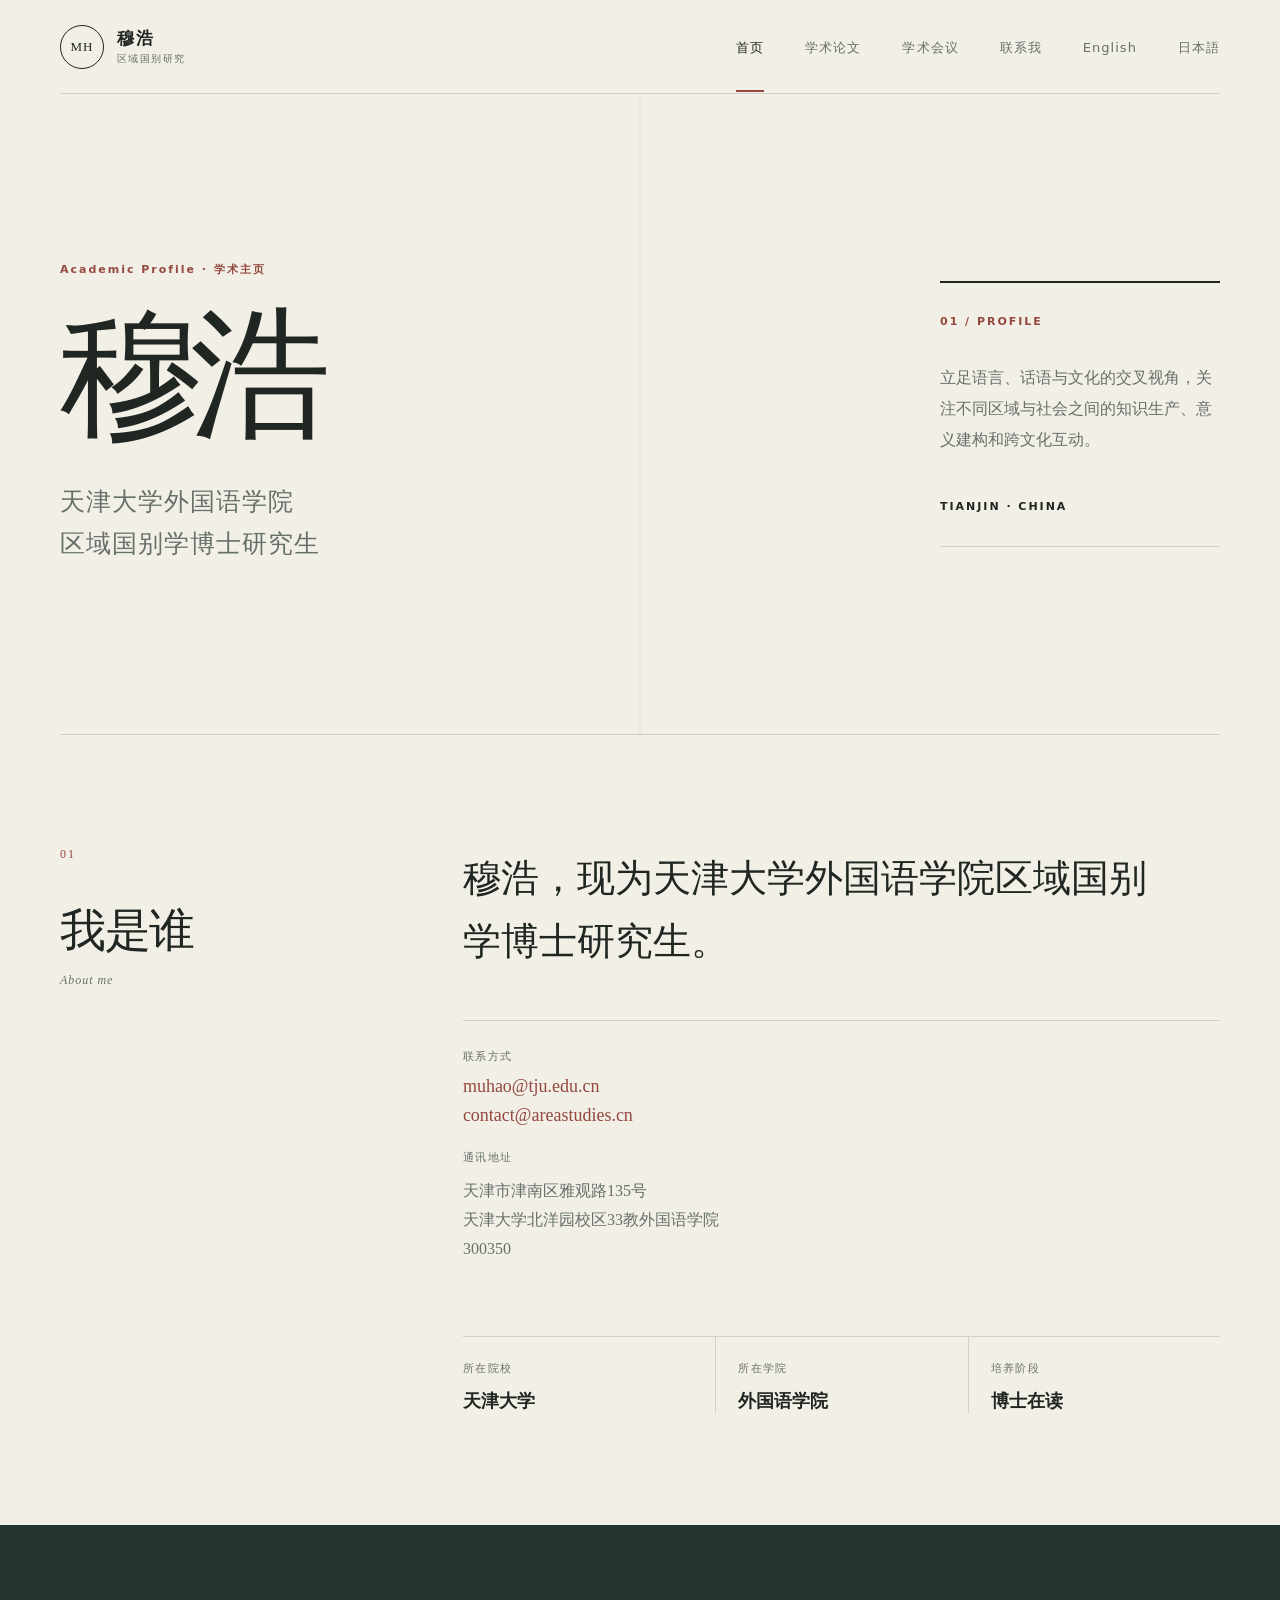
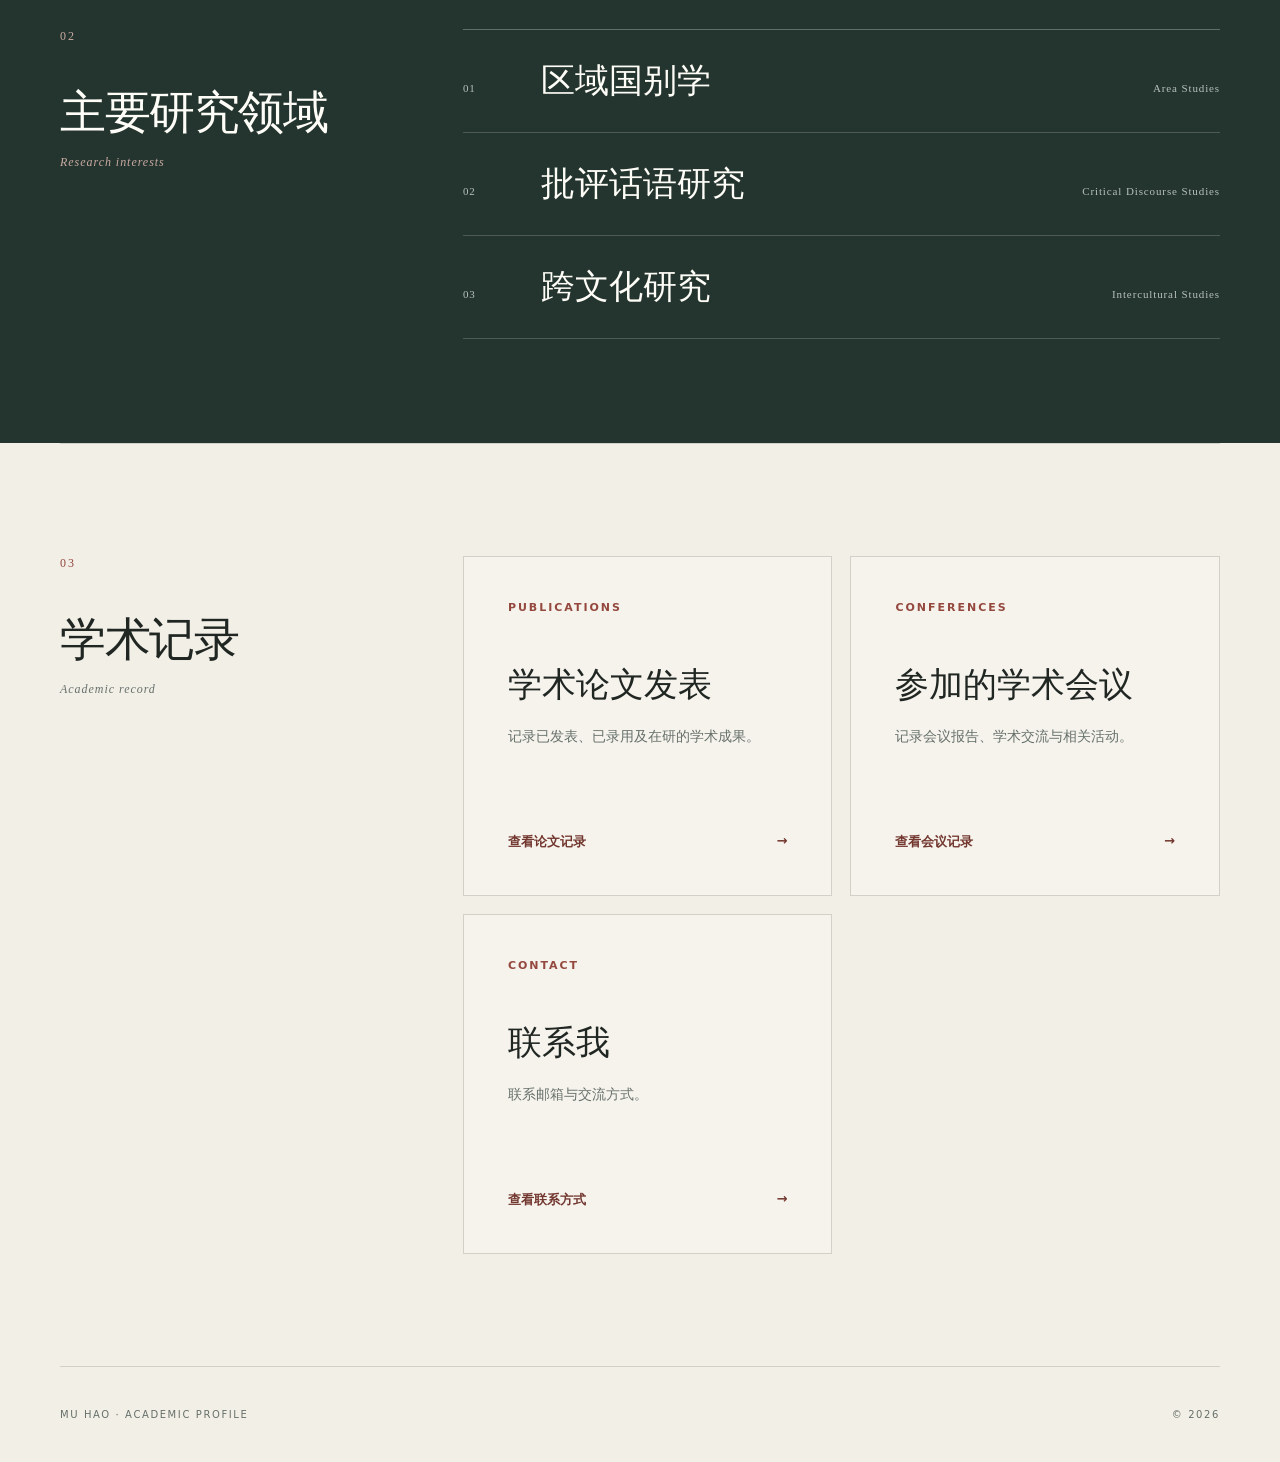
<file: index.html>
<!doctype html>
<html lang="zh-CN">
  <head>
    <meta charset="utf-8">
    <meta name="viewport" content="width=device-width, initial-scale=1">
    <meta name="description" content="穆浩，天津大学外国语学院区域国别学博士研究生，关注区域国别学、批评话语研究与跨文化研究。">
    <meta name="color-scheme" content="light">
    <title>穆浩｜区域国别研究</title>
    <link rel="canonical" href="https://areastudies.cn/">
    <script src="/assets/js/20260821_domain-redirect.js"></script>
    <link rel="stylesheet" href="assets/css/20260831_site.css">
    <script defer src="assets/js/20261024_analytics.js"></script>
  </head>
  <body>
    <a class="skip-link" href="#main-content">跳至主要内容</a>

    <header class="site-header">
      <a class="brand" href="index.html" aria-label="穆浩个人学术主页">
        <span class="brand-mark" aria-hidden="true">MH</span>
        <span class="brand-text">
          <strong>穆浩</strong>
          <small>区域国别研究</small>
        </span>
      </a>

      <nav class="site-nav" aria-label="主要导航">
        <a class="is-current" href="index.html" aria-current="page">首页</a>
        <a href="publications/index.html">学术论文</a>
        <a href="conferences/index.html">学术会议</a>
        <a href="contact/index.html">联系我</a>
        <a href="en/index.html">English</a>
        <a href="ja/index.html">日本語</a>
      </nav>
    </header>

    <main id="main-content">
      <section class="hero page-shell" aria-labelledby="page-title">
        <div class="hero-copy">
          <p class="eyebrow">Academic Profile · 学术主页</p>
          <h1 id="page-title">穆浩</h1>
          <p class="hero-role">天津大学外国语学院<br>区域国别学博士研究生</p>
        </div>

        <aside class="identity-note" aria-label="个人信息摘要">
          <p class="note-index">01 / PROFILE</p>
          <p>立足语言、话语与文化的交叉视角，关注不同区域与社会之间的知识生产、意义建构和跨文化互动。</p>
          <span class="location">TIANJIN · CHINA</span>
        </aside>
      </section>

      <section class="about-section page-shell" aria-labelledby="about-title">
        <div class="section-heading">
          <p class="section-number">01</p>
          <h2 id="about-title">我是谁</h2>
          <p>About me</p>
        </div>

        <div class="about-content">
          <p class="lead">穆浩，现为天津大学外国语学院区域国别学博士研究生。</p>
          <div class="contact-info" aria-label="联系方式">
            <p class="contact-label">联系方式</p>
            <ul class="contact-list">
              <li><a href="mailto:muhao@tju.edu.cn">muhao@tju.edu.cn</a></li>
              <li><a href="mailto:contact@areastudies.cn">contact@areastudies.cn</a></li>
            </ul>
            <div class="contact-address">
              <p class="contact-label">通讯地址</p>
              <address>天津市津南区雅观路135号<br>天津大学北洋园校区33教外国语学院<br>300350</address>
            </div>
          </div>
          <div class="profile-facts">
            <div>
              <span>所在院校</span>
              <strong>天津大学</strong>
            </div>
            <div>
              <span>所在学院</span>
              <strong>外国语学院</strong>
            </div>
            <div>
              <span>培养阶段</span>
              <strong>博士在读</strong>
            </div>
          </div>
        </div>
      </section>

      <section class="research-section page-shell" aria-labelledby="research-title">
        <div class="section-heading section-heading-light">
          <p class="section-number">02</p>
          <h2 id="research-title">主要研究领域</h2>
          <p>Research interests</p>
        </div>

        <ol class="research-list">
          <li>
            <span>01</span>
            <strong>区域国别学</strong>
            <small>Area Studies</small>
          </li>
          <li>
            <span>02</span>
            <strong>批评话语研究</strong>
            <small>Critical Discourse Studies</small>
          </li>
          <li>
            <span>03</span>
            <strong>跨文化研究</strong>
            <small>Intercultural Studies</small>
          </li>
        </ol>
      </section>

      <section class="browse-section page-shell" aria-labelledby="browse-title">
        <div class="section-heading">
          <p class="section-number">03</p>
          <h2 id="browse-title">学术记录</h2>
          <p>Academic record</p>
        </div>

        <div class="browse-grid">
          <a class="browse-card" href="publications/index.html">
            <span class="card-kicker">PUBLICATIONS</span>
            <h3>学术论文发表</h3>
            <p>记录已发表、已录用及在研的学术成果。</p>
            <span class="card-link">查看论文记录 <span aria-hidden="true">→</span></span>
          </a>
          <a class="browse-card" href="conferences/index.html">
            <span class="card-kicker">CONFERENCES</span>
            <h3>参加的学术会议</h3>
            <p>记录会议报告、学术交流与相关活动。</p>
            <span class="card-link">查看会议记录 <span aria-hidden="true">→</span></span>
          </a>
          <a class="browse-card" href="contact/index.html">
            <span class="card-kicker">CONTACT</span>
            <h3>联系我</h3>
            <p>联系邮箱与交流方式。</p>
            <span class="card-link">查看联系方式 <span aria-hidden="true">→</span></span>
          </a>
        </div>
      </section>
    </main>

    <footer class="site-footer page-shell">
      <span>MU HAO · ACADEMIC PROFILE</span>
      <span>© 2026</span>
    </footer>
  </body>
</html>
</file>
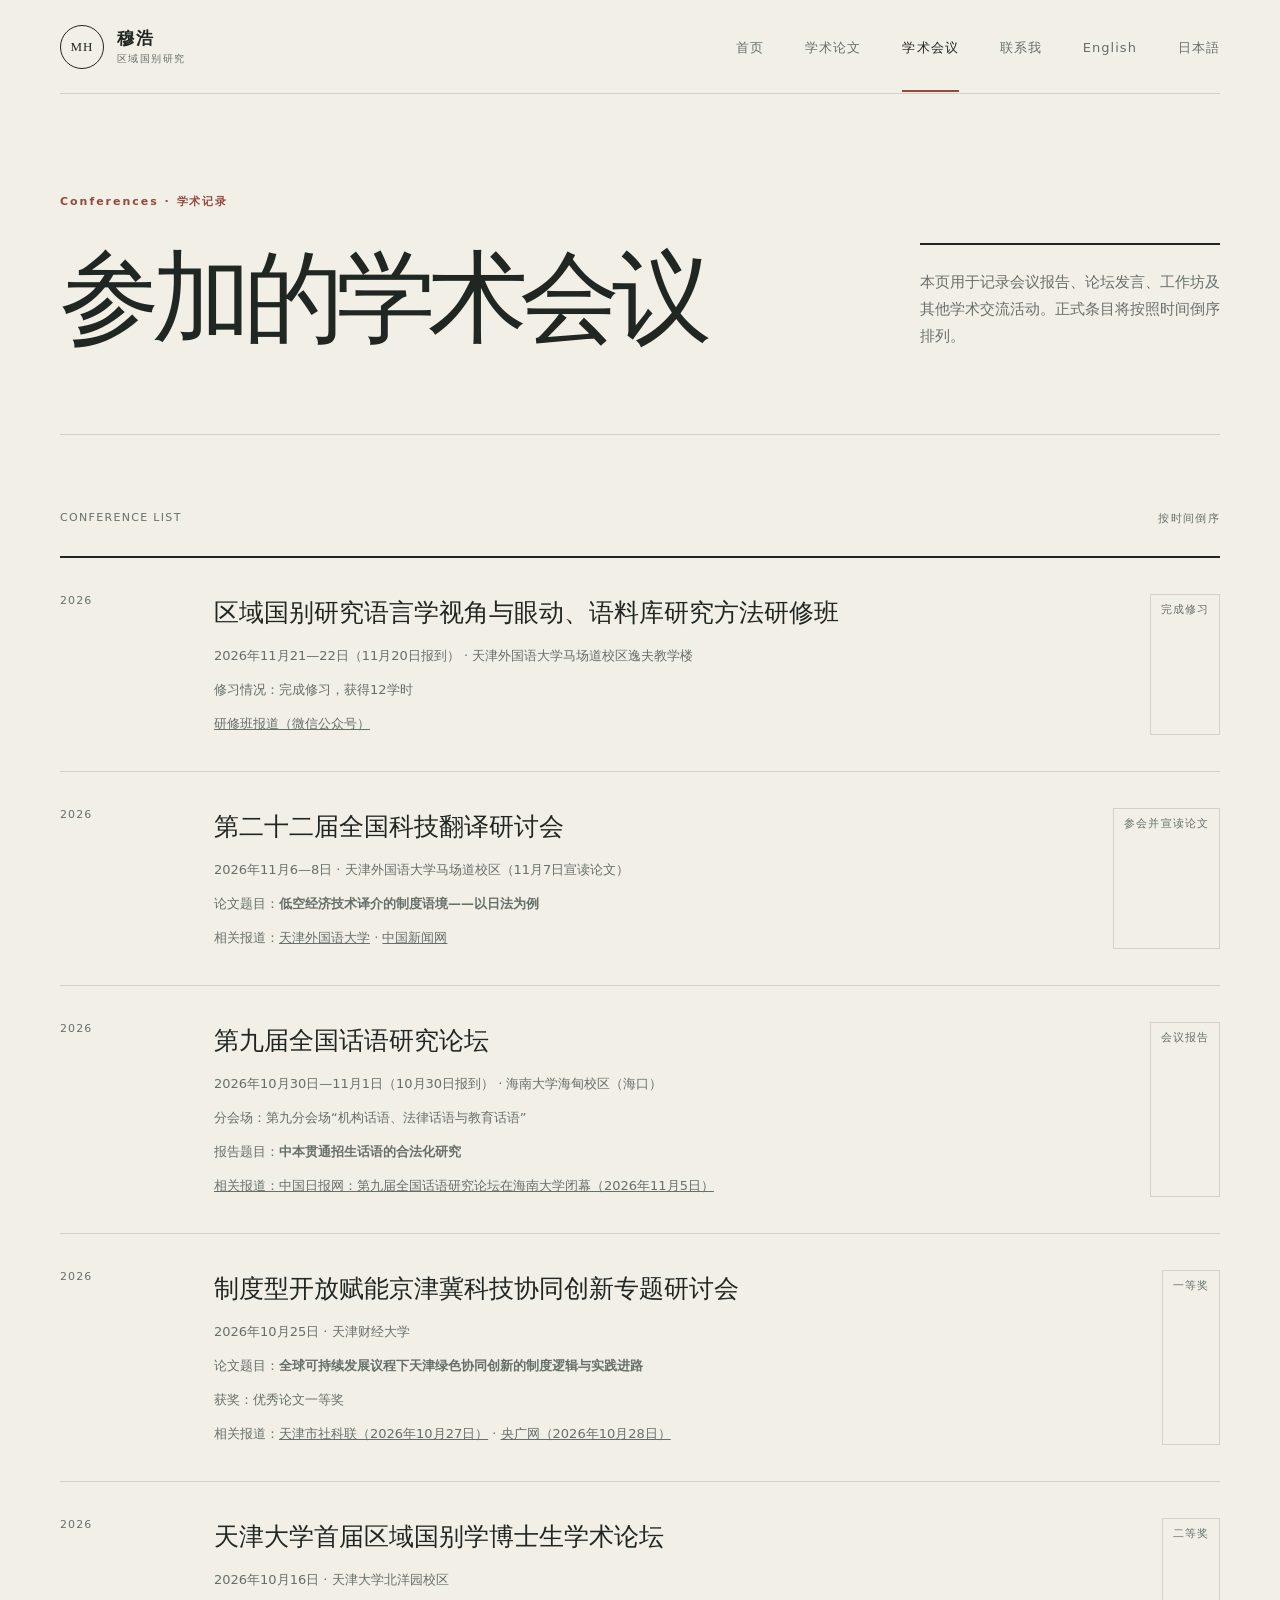
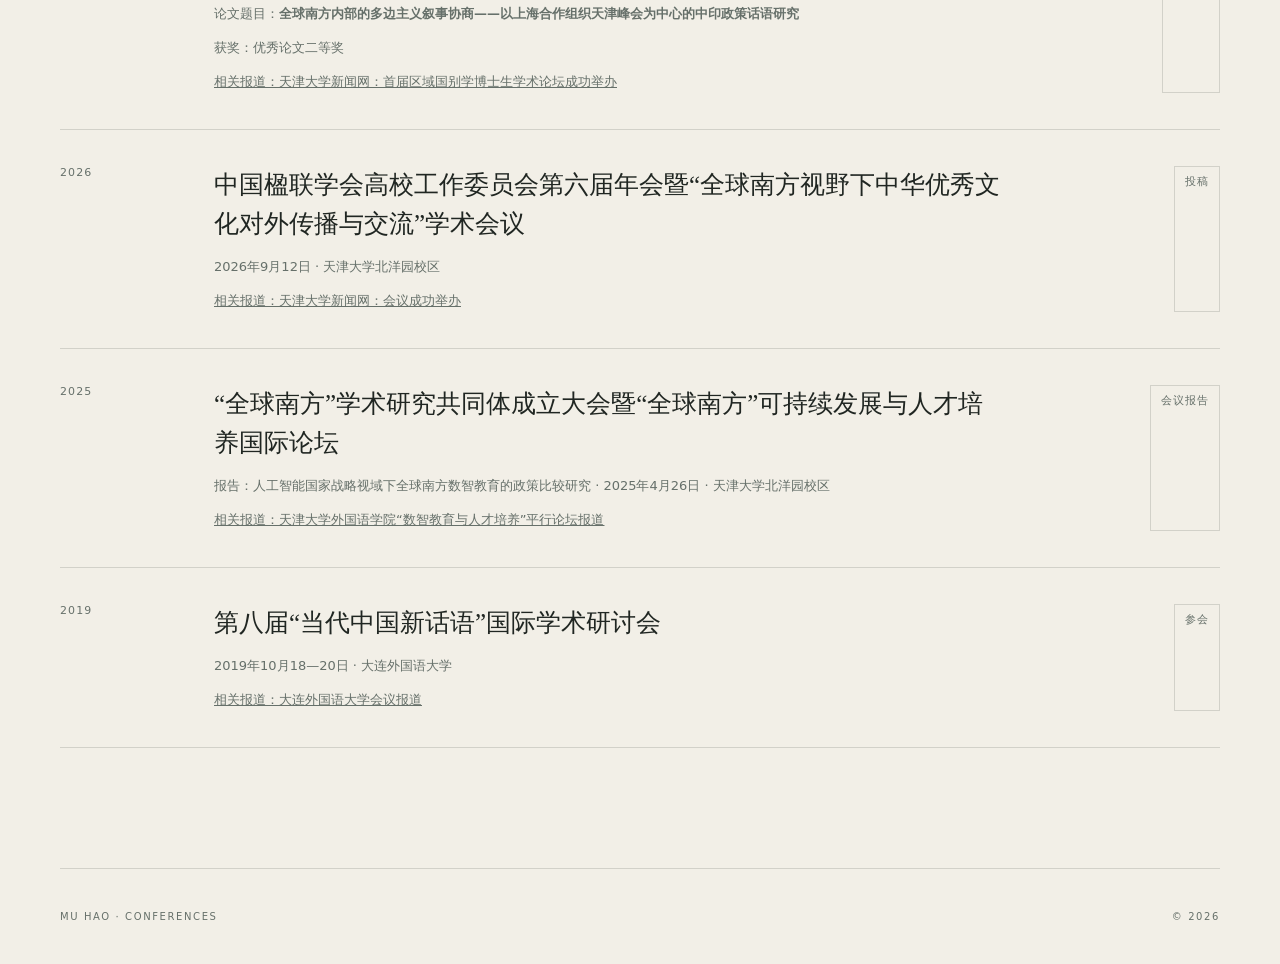
<file: conferences/index.html>
<!doctype html>
<html lang="zh-CN">
  <head>
    <meta charset="utf-8">
    <meta name="viewport" content="width=device-width, initial-scale=1">
    <meta name="description" content="穆浩参加的学术会议与学术交流记录。">
    <meta name="color-scheme" content="light">
    <title>学术会议｜穆浩</title>
    <link rel="canonical" href="https://areastudies.cn/conferences/">
    <script src="/assets/js/20260821_domain-redirect.js"></script>
    <link rel="stylesheet" href="../assets/css/20260831_site.css">
    <script defer src="../assets/js/20261024_analytics.js"></script>
  </head>
  <body>
    <a class="skip-link" href="#main-content">跳至主要内容</a>

    <header class="site-header">
      <a class="brand" href="../index.html" aria-label="穆浩个人学术主页">
        <span class="brand-mark" aria-hidden="true">MH</span>
        <span class="brand-text">
          <strong>穆浩</strong>
          <small>区域国别研究</small>
        </span>
      </a>

      <nav class="site-nav" aria-label="主要导航">
        <a href="../index.html">首页</a>
        <a href="../publications/index.html">学术论文</a>
        <a class="is-current" href="index.html" aria-current="page">学术会议</a>
        <a href="../contact/index.html">联系我</a>
        <a href="../en/conferences/index.html">English</a>
        <a href="../ja/conferences/index.html">日本語</a>
      </nav>
    </header>

    <main id="main-content" class="subpage-main">
      <section class="page-intro page-shell" aria-labelledby="page-title">
        <div>
          <p class="eyebrow">Conferences · 学术记录</p>
          <h1 id="page-title">参加的学术会议</h1>
        </div>
        <p class="page-intro-note">本页用于记录会议报告、论坛发言、工作坊及其他学术交流活动。正式条目将按照时间倒序排列。</p>
      </section>

      <section class="records-section page-shell" aria-label="会议列表">
        <div class="records-toolbar">
          <span>CONFERENCE LIST</span>
          <span>按时间倒序</span>
        </div>

        <ol class="record-list">
          <li class="record-item">
            <span class="record-year">2026</span>
            <div>
              <h2 class="record-title">区域国别研究语言学视角与眼动、语料库研究方法研修班</h2>
              <p class="record-meta">2026年11月21—22日（11月20日报到） · 天津外国语大学马场道校区逸夫教学楼</p>
              <p class="record-meta">修习情况：完成修习，获得12学时</p>
              <p class="record-meta"><a href="https://mp.weixin.qq.com/s/iZK4pT8p5BlJ6k3RskboYw" target="_blank" rel="noopener noreferrer">研修班报道（微信公众号）</a></p>
            </div>
            <span class="record-status">完成修习</span>
          </li>
          <li class="record-item">
            <span class="record-year">2026</span>
            <div>
              <h2 class="record-title">第二十二届全国科技翻译研讨会</h2>
              <p class="record-meta">2026年11月6—8日 · 天津外国语大学马场道校区（11月7日宣读论文）</p>
              <p class="record-meta">论文题目：<strong>低空经济技术译介的制度语境——以日法为例</strong></p>
              <p class="record-meta">相关报道：<a href="https://www.tjfsu.edu.cn/2026/1109/c106a12673/page.htm" target="_blank" rel="noopener noreferrer">天津外国语大学</a> · <a href="https://www.chinanews.com/edu/2026/11-09/10729032.shtml" target="_blank" rel="noopener noreferrer">中国新闻网</a></p>
            </div>
            <span class="record-status">参会并宣读论文</span>
          </li>
          <li class="record-item">
            <span class="record-year">2026</span>
            <div>
              <h2 class="record-title">第九届全国话语研究论坛</h2>
              <p class="record-meta">2026年10月30日—11月1日（10月30日报到） · 海南大学海甸校区（海口）</p>
              <p class="record-meta">分会场：第九分会场“机构话语、法律话语与教育话语”</p>
              <p class="record-meta">报告题目：<strong>中本贯通招生话语的合法化研究</strong></p>
              <p class="record-meta"><a href="https://hain.chinadaily.com.cn/a/202611/05/WS6aec713ce4b0e14252fc9730.html" target="_blank" rel="noopener noreferrer">相关报道：中国日报网：第九届全国话语研究论坛在海南大学闭幕（2026年11月5日）</a></p>
            </div>
            <span class="record-status">会议报告</span>
          </li>
          <li class="record-item">
            <span class="record-year">2026</span>
            <div>
              <h2 class="record-title">制度型开放赋能京津冀科技协同创新专题研讨会</h2>
              <p class="record-meta">2026年10月25日 · 天津财经大学</p>
              <p class="record-meta">论文题目：<strong>全球可持续发展议程下天津绿色协同创新的制度逻辑与实践进路</strong></p>
              <p class="record-meta">获奖：优秀论文一等奖</p>
              <p class="record-meta">相关报道：<a href="http://www.tjskw.org.cn/zkjs/system/2026/10/27/030017594.shtml" target="_blank" rel="noopener noreferrer">天津市社科联（2026年10月27日）</a> · <a href="https://www.cnr.cn/tj/txjjj/20261028/t20261028_527855284.shtml" target="_blank" rel="noopener noreferrer">央广网（2026年10月28日）</a></p>
            </div>
            <span class="record-status">一等奖</span>
          </li>
          <li class="record-item">
            <span class="record-year">2026</span>
            <div>
              <h2 class="record-title">天津大学首届区域国别学博士生学术论坛</h2>
              <p class="record-meta">2026年10月16日 · 天津大学北洋园校区</p>
              <p class="record-meta">论文题目：<strong>全球南方内部的多边主义叙事协商——以上海合作组织天津峰会为中心的中印政策话语研究</strong></p>
              <p class="record-meta">获奖：优秀论文二等奖</p>
              <p class="record-meta"><a href="https://news.tju.edu.cn/info/1003/616599.htm" target="_blank" rel="noopener noreferrer">相关报道：天津大学新闻网：首届区域国别学博士生学术论坛成功举办</a></p>
            </div>
            <span class="record-status">二等奖</span>
          </li>
          <li class="record-item">
            <span class="record-year">2026</span>
            <div>
              <h2 class="record-title">中国楹联学会高校工作委员会第六届年会暨“全球南方视野下中华优秀文化对外传播与交流”学术会议</h2>
              <p class="record-meta">2026年9月12日 · 天津大学北洋园校区</p>
              <p class="record-meta"><a href="https://news.tju.edu.cn/info/1700/612289.htm" target="_blank" rel="noopener noreferrer">相关报道：天津大学新闻网：会议成功举办</a></p>
            </div>
            <span class="record-status">投稿</span>
          </li>
          <li class="record-item">
            <span class="record-year">2025</span>
            <div>
              <h2 class="record-title">“全球南方”学术研究共同体成立大会暨“全球南方”可持续发展与人才培养国际论坛</h2>
              <p class="record-meta">报告：人工智能国家战略视域下全球南方数智教育的政策比较研究 · 2025年4月26日 · 天津大学北洋园校区</p>
              <p class="record-meta"><a href="https://tjusfl.tju.edu.cn/info/1663/5872.htm" target="_blank" rel="noopener noreferrer">相关报道：天津大学外国语学院“数智教育与人才培养”平行论坛报道</a></p>
            </div>
            <span class="record-status">会议报告</span>
          </li>
          <li class="record-item">
            <span class="record-year">2019</span>
            <div>
              <h2 class="record-title">第八届“当代中国新话语”国际学术研讨会</h2>
              <p class="record-meta">2019年10月18—20日 · 大连外国语大学</p>
              <p class="record-meta"><a href="https://www.dlufl.edu.cn/info/1046/7378.htm" target="_blank" rel="noopener noreferrer">相关报道：大连外国语大学会议报道</a></p>
            </div>
            <span class="record-status">参会</span>
          </li>
        </ol>
      </section>
    </main>

    <footer class="site-footer page-shell">
      <span>MU HAO · CONFERENCES</span>
      <span>© 2026</span>
    </footer>
  </body>
</html>
</file>
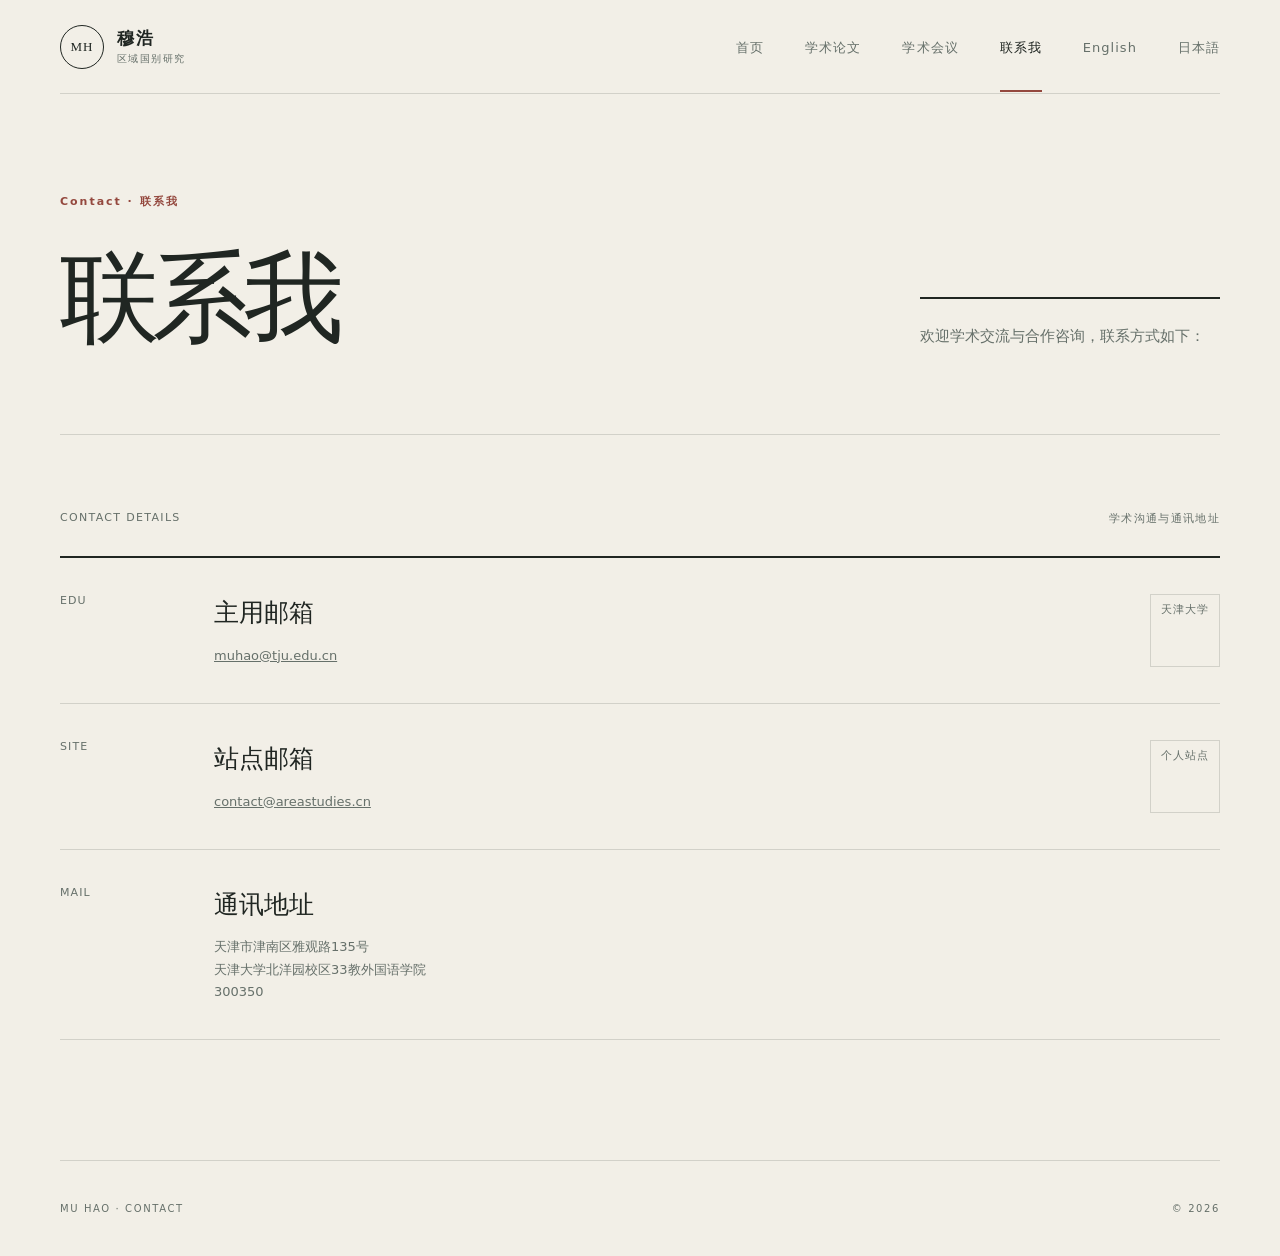
<file: contact/index.html>
<!doctype html>
<html lang="zh-CN">
  <head>
    <meta charset="utf-8">
    <meta name="viewport" content="width=device-width, initial-scale=1">
    <meta name="description" content="穆浩的联系方式与交流方式。">
    <meta name="color-scheme" content="light">
    <title>联系我｜穆浩</title>
    <link rel="canonical" href="https://areastudies.cn/contact/">
    <script src="/assets/js/20260821_domain-redirect.js"></script>
    <link rel="stylesheet" href="../assets/css/20260831_site.css">
    <script defer src="../assets/js/20261024_analytics.js"></script>
  </head>
  <body>
    <a class="skip-link" href="#main-content">跳至主要内容</a>

    <header class="site-header">
      <a class="brand" href="../index.html" aria-label="穆浩个人学术主页">
        <span class="brand-mark" aria-hidden="true">MH</span>
        <span class="brand-text">
          <strong>穆浩</strong>
          <small>区域国别研究</small>
        </span>
      </a>

      <nav class="site-nav" aria-label="主要导航">
        <a href="../index.html">首页</a>
        <a href="../publications/index.html">学术论文</a>
        <a href="../conferences/index.html">学术会议</a>
        <a class="is-current" href="index.html" aria-current="page">联系我</a>
        <a href="../en/contact/index.html">English</a>
        <a href="../ja/contact/index.html">日本語</a>
      </nav>
    </header>

    <main id="main-content" class="subpage-main">
      <section class="page-intro page-shell" aria-labelledby="page-title">
        <div>
          <p class="eyebrow">Contact · 联系我</p>
          <h1 id="page-title">联系我</h1>
        </div>
        <p class="page-intro-note">欢迎学术交流与合作咨询，联系方式如下：</p>
      </section>

      <section class="records-section page-shell" aria-label="联系方式列表">
        <div class="records-toolbar">
          <span>CONTACT DETAILS</span>
          <span>学术沟通与通讯地址</span>
        </div>

        <ol class="record-list">
          <li class="record-item">
            <span class="record-year">EDU</span>
            <div>
              <h2 class="record-title">主用邮箱</h2>
              <p class="record-meta"><a href="mailto:muhao@tju.edu.cn">muhao@tju.edu.cn</a></p>
            </div>
            <span class="record-status">天津大学</span>
          </li>
          <li class="record-item">
            <span class="record-year">SITE</span>
            <div>
              <h2 class="record-title">站点邮箱</h2>
              <p class="record-meta"><a href="mailto:contact@areastudies.cn">contact@areastudies.cn</a></p>
            </div>
            <span class="record-status">个人站点</span>
          </li>
          <li class="record-item">
            <span class="record-year">MAIL</span>
            <div>
              <h2 class="record-title">通讯地址</h2>
              <p class="record-meta">天津市津南区雅观路135号<br>天津大学北洋园校区33教外国语学院<br>300350</p>
            </div>
          </li>
        </ol>
      </section>
    </main>

    <footer class="site-footer page-shell">
      <span>MU HAO · CONTACT</span>
      <span>© 2026</span>
    </footer>
  </body>
</html>
</file>
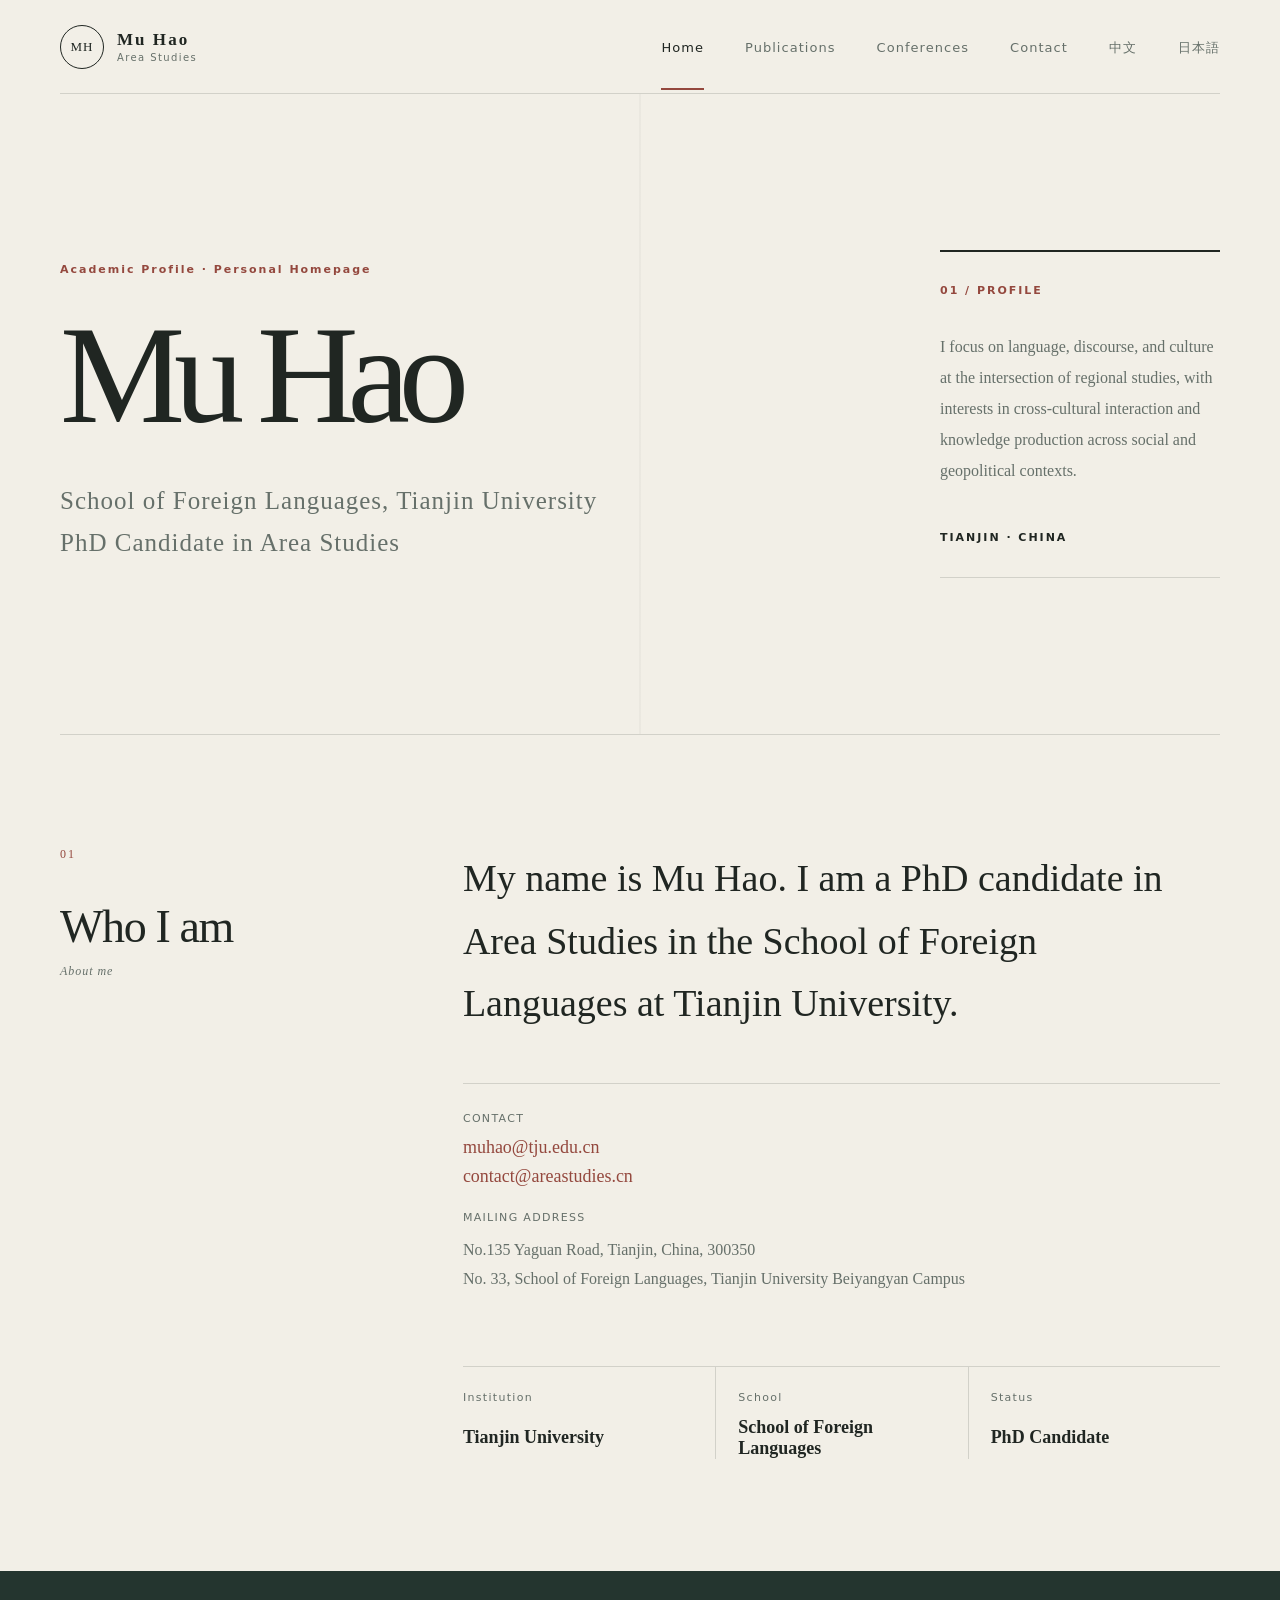
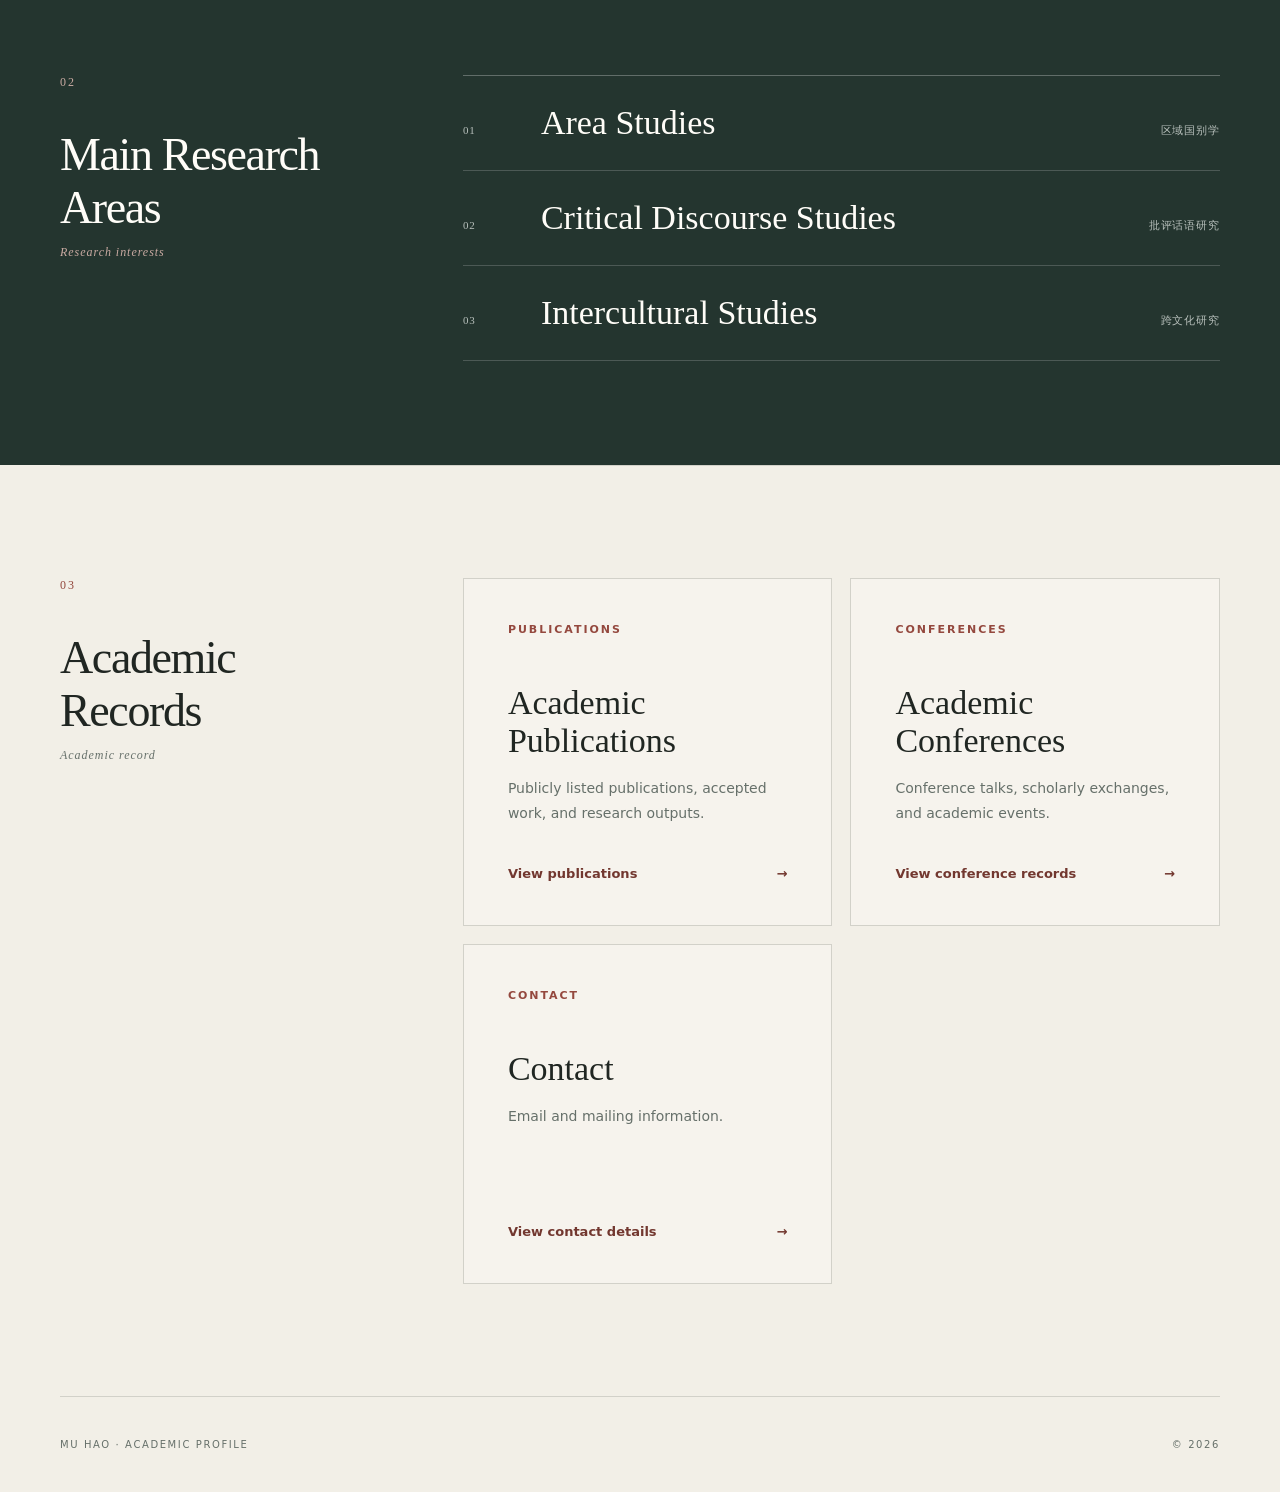
<file: en/index.html>
<!doctype html>
<html lang="en">
  <head>
    <meta charset="utf-8" />
    <meta name="viewport" content="width=device-width, initial-scale=1" />
    <meta
      name="description"
      content="Mu Hao, PhD candidate in Area Studies at the School of Foreign Languages, Tianjin University."
    />
    <meta name="color-scheme" content="light" />
    <title>Mu Hao | Area Studies</title>
    <link rel="stylesheet" href="../assets/css/20260831_site.css" />
    <script defer src="../assets/js/20261024_analytics.js"></script>
  </head>
  <body>
    <a class="skip-link" href="#main-content">Skip to main content</a>

    <header class="site-header">
      <a class="brand" href="index.html" aria-label="Mu Hao academic homepage">
        <span class="brand-mark" aria-hidden="true">MH</span>
        <span class="brand-text">
          <strong>Mu Hao</strong>
          <small>Area Studies</small>
        </span>
      </a>

      <nav class="site-nav" aria-label="Primary navigation">
        <a class="is-current" href="index.html" aria-current="page">Home</a>
        <a href="publications/index.html">Publications</a>
        <a href="conferences/index.html">Conferences</a>
        <a href="contact/index.html">Contact</a>
        <a href="../index.html">中文</a>
        <a href="../ja/index.html">日本語</a>
      </nav>
    </header>

    <main id="main-content">
      <section class="hero page-shell" aria-labelledby="page-title">
        <div class="hero-copy">
          <p class="eyebrow">Academic Profile · Personal Homepage</p>
          <h1 id="page-title">Mu Hao</h1>
          <p class="hero-role">School of Foreign Languages, Tianjin University<br />PhD Candidate in Area Studies</p>
        </div>

        <aside class="identity-note" aria-label="Profile summary">
          <p class="note-index">01 / PROFILE</p>
          <p>
            I focus on language, discourse, and culture at the intersection of
            regional studies, with interests in cross-cultural interaction and
            knowledge production across social and geopolitical contexts.
          </p>
          <span class="location">TIANJIN · CHINA</span>
        </aside>
      </section>

      <section class="about-section page-shell" aria-labelledby="about-title">
        <div class="section-heading">
          <p class="section-number">01</p>
          <h2 id="about-title">Who I am</h2>
          <p>About me</p>
        </div>

        <div class="about-content">
          <p class="lead">
            My name is Mu Hao. I am a PhD candidate in Area Studies in the School of
            Foreign Languages at Tianjin University.
          </p>
          <div class="contact-info" aria-label="Contact information">
            <p class="contact-label">CONTACT</p>
            <ul class="contact-list">
              <li><a href="mailto:muhao@tju.edu.cn">muhao@tju.edu.cn</a></li>
              <li><a href="mailto:contact@areastudies.cn">contact@areastudies.cn</a></li>
            </ul>
            <div class="contact-address">
              <p class="contact-label">MAILING ADDRESS</p>
              <address>No.135 Yaguan Road, Tianjin, China, 300350<br />No. 33, School of Foreign Languages, Tianjin University Beiyangyan Campus</address>
            </div>
          </div>
          <div class="profile-facts">
            <div>
              <span>Institution</span>
              <strong>Tianjin University</strong>
            </div>
            <div>
              <span>School</span>
              <strong>School of Foreign Languages</strong>
            </div>
            <div>
              <span>Status</span>
              <strong>PhD Candidate</strong>
            </div>
          </div>
        </div>
      </section>

      <section class="research-section page-shell" aria-labelledby="research-title">
        <div class="section-heading section-heading-light">
          <p class="section-number">02</p>
          <h2 id="research-title">Main Research Areas</h2>
          <p>Research interests</p>
        </div>

        <ol class="research-list">
          <li>
            <span>01</span>
            <strong>Area Studies</strong>
            <small>区域国别学</small>
          </li>
          <li>
            <span>02</span>
            <strong>Critical Discourse Studies</strong>
            <small>批评话语研究</small>
          </li>
          <li>
            <span>03</span>
            <strong>Intercultural Studies</strong>
            <small>跨文化研究</small>
          </li>
        </ol>
      </section>

      <section class="browse-section page-shell" aria-labelledby="browse-title">
        <div class="section-heading">
          <p class="section-number">03</p>
          <h2 id="browse-title">Academic Records</h2>
          <p>Academic record</p>
        </div>

        <div class="browse-grid">
          <a class="browse-card" href="publications/index.html">
            <span class="card-kicker">PUBLICATIONS</span>
            <h3>Academic Publications</h3>
            <p>Publicly listed publications, accepted work, and research outputs.</p>
            <span class="card-link">View publications <span aria-hidden="true">→</span></span>
          </a>
          <a class="browse-card" href="conferences/index.html">
            <span class="card-kicker">CONFERENCES</span>
            <h3>Academic Conferences</h3>
            <p>Conference talks, scholarly exchanges, and academic events.</p>
            <span class="card-link">View conference records <span aria-hidden="true">→</span></span>
          </a>
          <a class="browse-card" href="contact/index.html">
            <span class="card-kicker">CONTACT</span>
            <h3>Contact</h3>
            <p>Email and mailing information.</p>
            <span class="card-link">View contact details <span aria-hidden="true">→</span></span>
          </a>
        </div>
      </section>
    </main>

    <footer class="site-footer page-shell">
      <span>MU HAO · ACADEMIC PROFILE</span>
      <span>© 2026</span>
    </footer>
  </body>
</html>
</file>
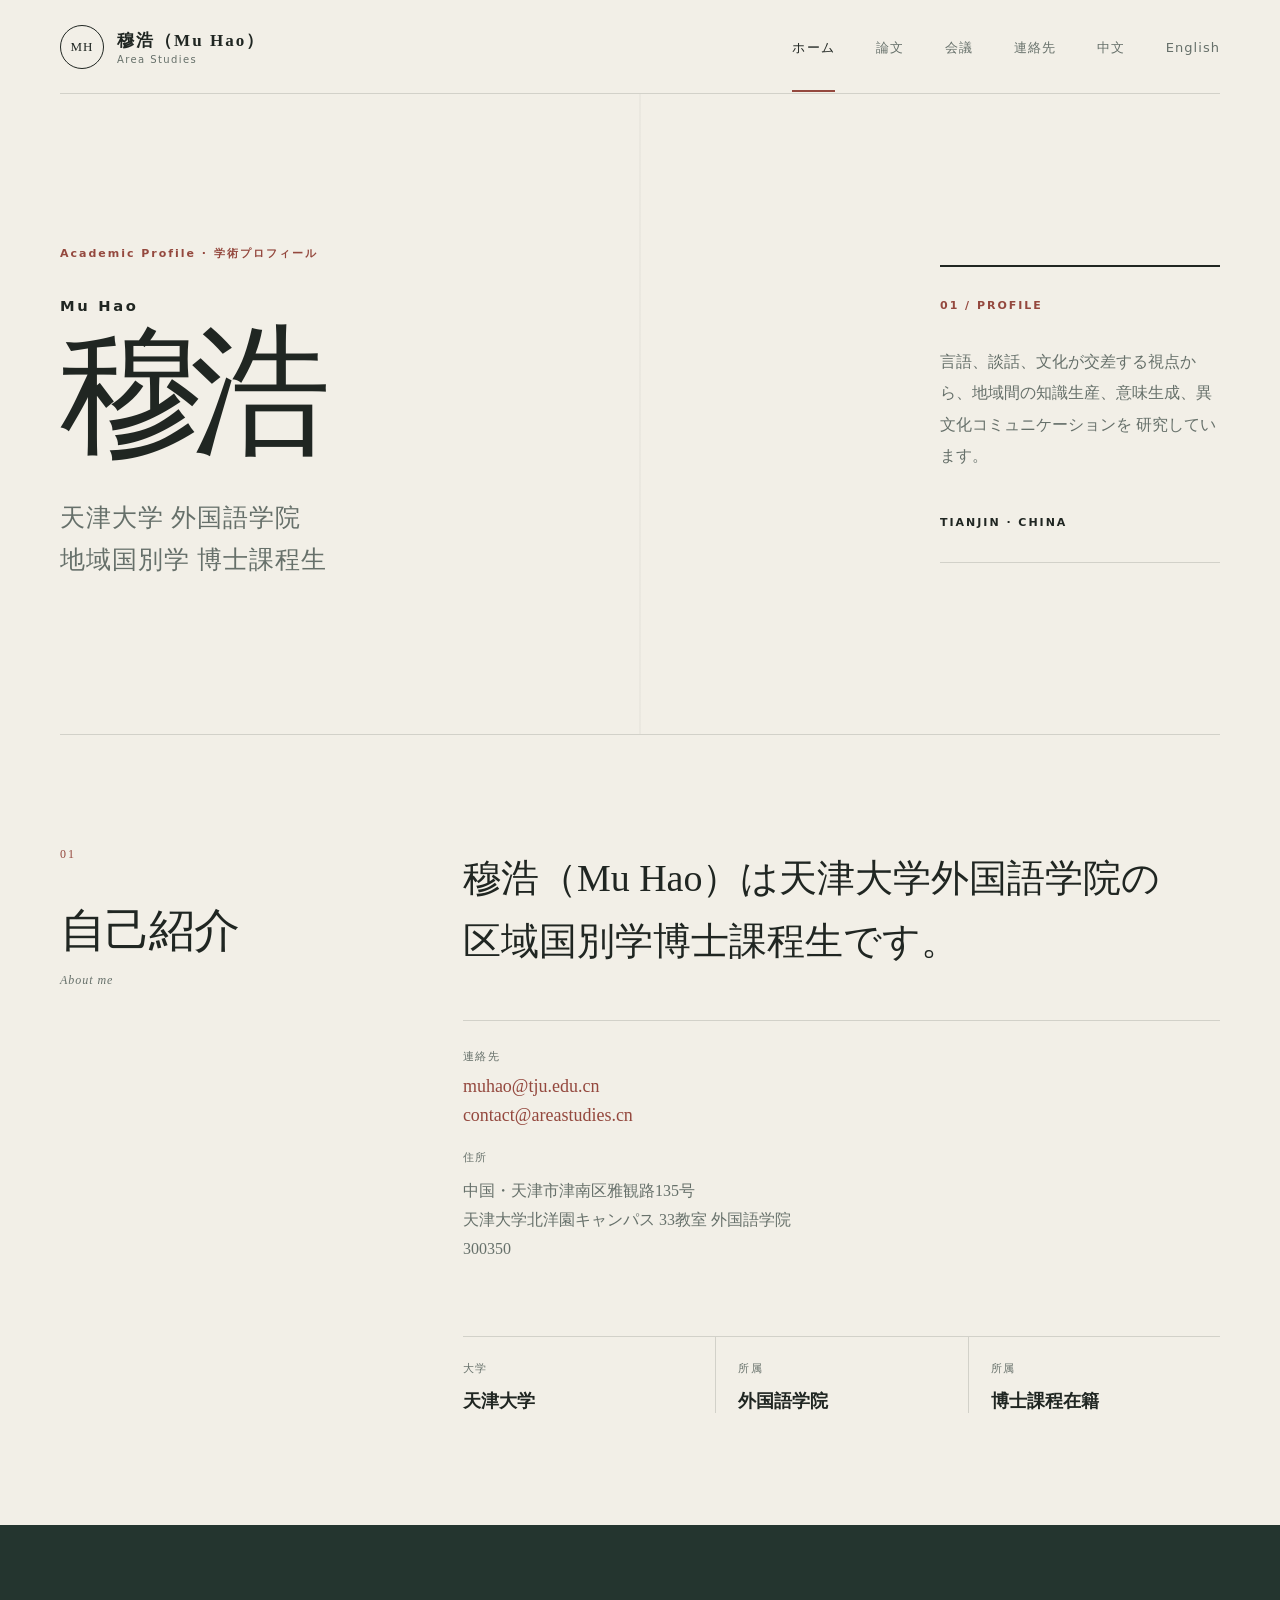
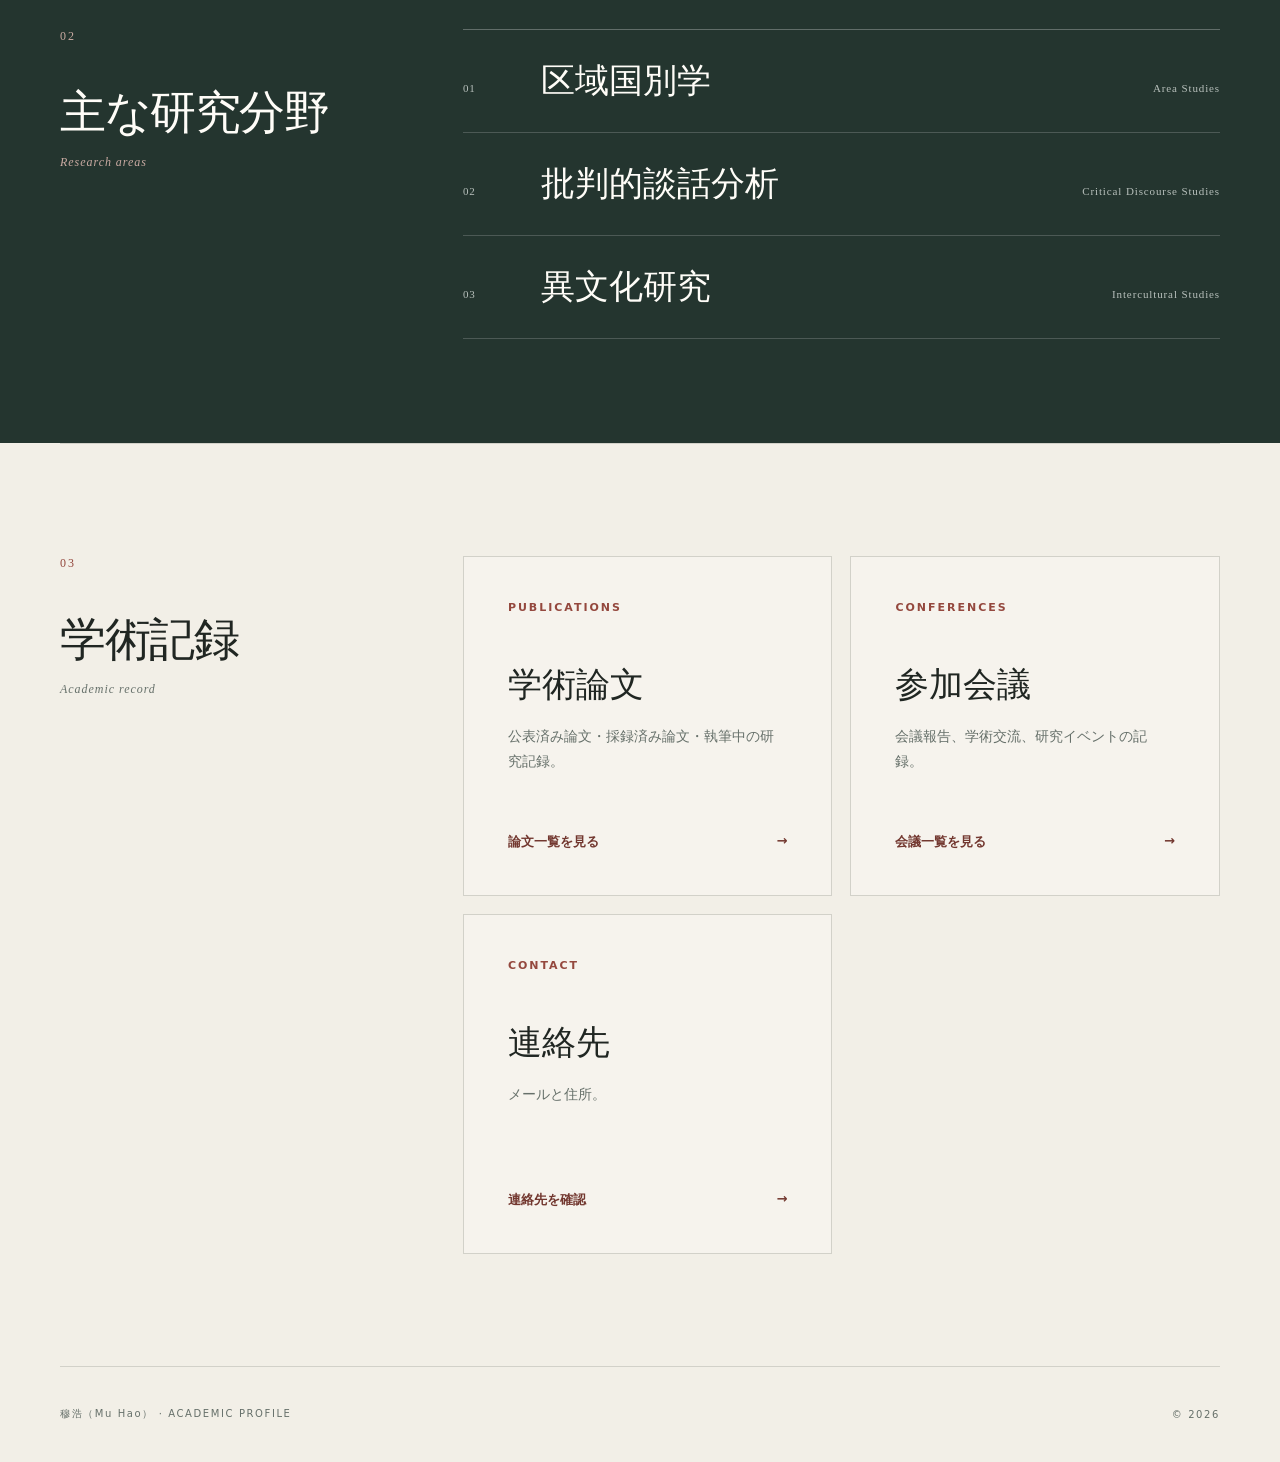
<file: ja/index.html>
<!doctype html>
<html lang="ja">
  <head>
    <meta charset="utf-8" />
    <meta name="viewport" content="width=device-width, initial-scale=1" />
    <meta
      name="description"
      content="穆浩（Mu Hao）は、天津大学外国语学院区域国別学博士課程生で、研究領域は地域研究、批判的談話分析、異文化研究です。"
    />
    <meta name="color-scheme" content="light" />
    <title>穆浩（Mu Hao） | 地域国別研究</title>
    <link rel="stylesheet" href="../assets/css/20260831_site.css" />
    <script defer src="../assets/js/20261024_analytics.js"></script>
  </head>
  <body>
    <a class="skip-link" href="#main-content">本文へスキップ</a>

    <header class="site-header">
      <a class="brand" href="index.html" aria-label="穆浩（Mu Hao）の学術プロフィール">
        <span class="brand-mark" aria-hidden="true">MH</span>
        <span class="brand-text">
          <strong>穆浩（Mu Hao）</strong>
          <small>Area Studies</small>
        </span>
      </a>

      <nav class="site-nav" aria-label="主要ナビゲーション">
        <a class="is-current" href="index.html" aria-current="page">ホーム</a>
        <a href="publications/index.html">論文</a>
        <a href="conferences/index.html">会議</a>
        <a href="contact/index.html">連絡先</a>
        <a href="../index.html">中文</a>
        <a href="../en/index.html">English</a>
      </nav>
    </header>

    <main id="main-content">
      <section class="hero page-shell" aria-labelledby="page-title">
        <div class="hero-copy">
          <p class="eyebrow">Academic Profile · 学術プロフィール</p>
          <h1 id="page-title"><span class="romanized-name">Mu Hao</span>穆浩</h1>
          <p class="hero-role">天津大学 外国語学院<br />地域国別学 博士課程生</p>
        </div>

        <aside class="identity-note" aria-label="プロフィール要約">
          <p class="note-index">01 / PROFILE</p>
          <p>
            言語、談話、文化が交差する視点から、地域間の知識生産、意味生成、異文化コミュニケーションを
            研究しています。
          </p>
          <span class="location">TIANJIN · CHINA</span>
        </aside>
      </section>

      <section class="about-section page-shell" aria-labelledby="about-title">
        <div class="section-heading">
          <p class="section-number">01</p>
          <h2 id="about-title">自己紹介</h2>
          <p>About me</p>
        </div>

        <div class="about-content">
          <p class="lead">
            穆浩（Mu Hao）は天津大学外国語学院の区域国別学博士課程生です。
          </p>
          <div class="contact-info" aria-label="連絡先情報">
            <p class="contact-label">連絡先</p>
            <ul class="contact-list">
              <li><a href="mailto:muhao@tju.edu.cn">muhao@tju.edu.cn</a></li>
              <li><a href="mailto:contact@areastudies.cn">contact@areastudies.cn</a></li>
            </ul>
            <div class="contact-address">
              <p class="contact-label">住所</p>
              <address>
                中国・天津市津南区雅観路135号<br />天津大学北洋園キャンパス 33教室 外国語学院<br />300350
              </address>
            </div>
          </div>
          <div class="profile-facts">
            <div>
              <span>大学</span>
              <strong>天津大学</strong>
            </div>
            <div>
              <span>所属</span>
              <strong>外国語学院</strong>
            </div>
            <div>
              <span>所属</span>
              <strong>博士課程在籍</strong>
            </div>
          </div>
        </div>
      </section>

      <section class="research-section page-shell" aria-labelledby="research-title">
        <div class="section-heading section-heading-light">
          <p class="section-number">02</p>
          <h2 id="research-title">主な研究分野</h2>
          <p>Research areas</p>
        </div>

        <ol class="research-list">
          <li>
            <span>01</span>
            <strong>区域国別学</strong>
            <small>Area Studies</small>
          </li>
          <li>
            <span>02</span>
            <strong>批判的談話分析</strong>
            <small>Critical Discourse Studies</small>
          </li>
          <li>
            <span>03</span>
            <strong>異文化研究</strong>
            <small>Intercultural Studies</small>
          </li>
        </ol>
      </section>

      <section class="browse-section page-shell" aria-labelledby="browse-title">
        <div class="section-heading">
          <p class="section-number">03</p>
          <h2 id="browse-title">学術記録</h2>
          <p>Academic record</p>
        </div>

        <div class="browse-grid">
          <a class="browse-card" href="publications/index.html">
            <span class="card-kicker">PUBLICATIONS</span>
            <h3>学術論文</h3>
            <p>公表済み論文・採録済み論文・執筆中の研究記録。</p>
            <span class="card-link">論文一覧を見る <span aria-hidden="true">→</span></span>
          </a>
          <a class="browse-card" href="conferences/index.html">
            <span class="card-kicker">CONFERENCES</span>
            <h3>参加会議</h3>
            <p>会議報告、学術交流、研究イベントの記録。</p>
            <span class="card-link">会議一覧を見る <span aria-hidden="true">→</span></span>
          </a>
          <a class="browse-card" href="contact/index.html">
            <span class="card-kicker">CONTACT</span>
            <h3>連絡先</h3>
            <p>メールと住所。</p>
            <span class="card-link">連絡先を確認 <span aria-hidden="true">→</span></span>
          </a>
        </div>
      </section>
    </main>

    <footer class="site-footer page-shell">
      <span>穆浩（Mu Hao） · ACADEMIC PROFILE</span>
      <span>© 2026</span>
    </footer>
  </body>
</html>
</file>
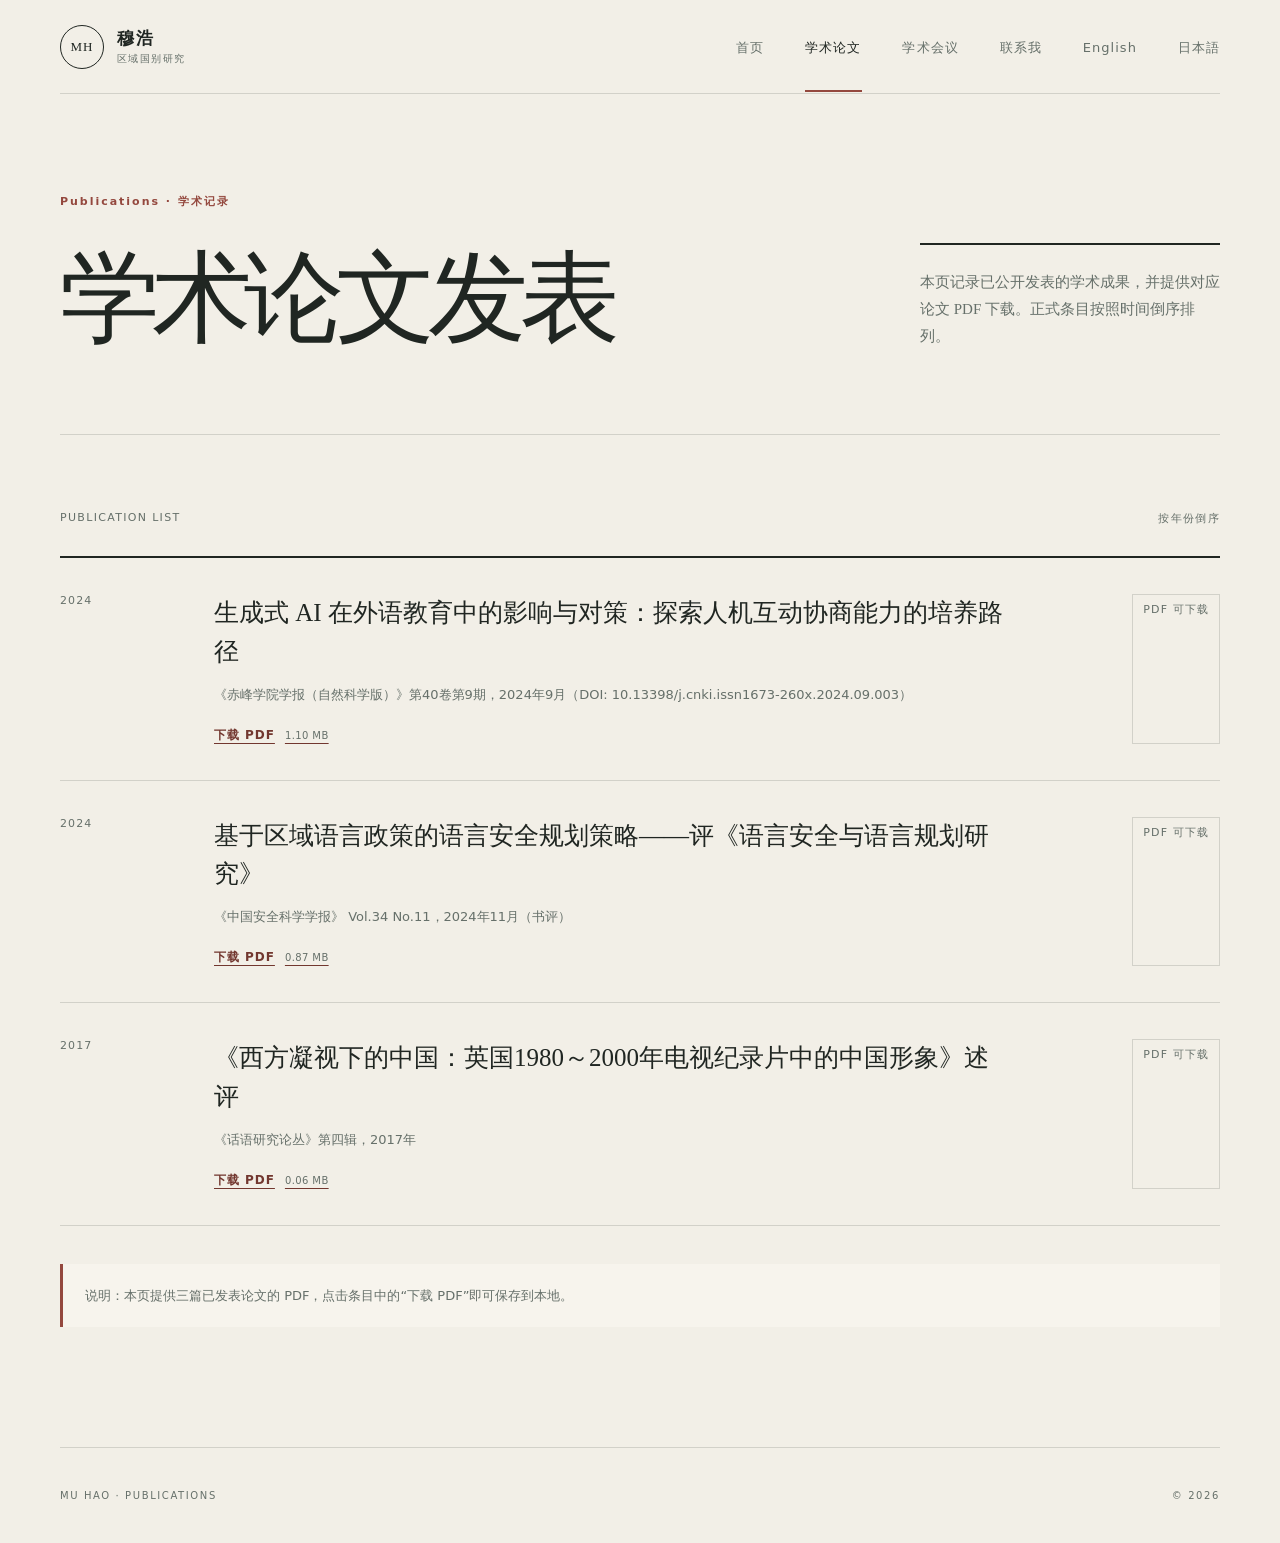
<file: publications/index.html>
<!doctype html>
<html lang="zh-CN">
  <head>
    <meta charset="utf-8">
    <meta name="viewport" content="width=device-width, initial-scale=1">
    <meta name="description" content="穆浩的学术论文发表记录。">
    <meta name="color-scheme" content="light">
    <title>学术论文｜穆浩</title>
    <link rel="canonical" href="https://areastudies.cn/publications/">
    <script src="/assets/js/20260821_domain-redirect.js"></script>
    <link rel="stylesheet" href="../assets/css/20260831_site.css">
    <script defer src="../assets/js/20261024_analytics.js"></script>
  </head>
  <body>
    <a class="skip-link" href="#main-content">跳至主要内容</a>

    <header class="site-header">
      <a class="brand" href="../index.html" aria-label="穆浩个人学术主页">
        <span class="brand-mark" aria-hidden="true">MH</span>
        <span class="brand-text">
          <strong>穆浩</strong>
          <small>区域国别研究</small>
        </span>
      </a>

      <nav class="site-nav" aria-label="主要导航">
        <a href="../index.html">首页</a>
        <a class="is-current" href="index.html" aria-current="page">学术论文</a>
        <a href="../conferences/index.html">学术会议</a>
        <a href="../contact/index.html">联系我</a>
        <a href="../en/publications/index.html">English</a>
        <a href="../ja/publications/index.html">日本語</a>
      </nav>
    </header>

    <main id="main-content" class="subpage-main">
      <section class="page-intro page-shell" aria-labelledby="page-title">
        <div>
          <p class="eyebrow">Publications · 学术记录</p>
          <h1 id="page-title">学术论文发表</h1>
        </div>
        <p class="page-intro-note">本页记录已公开发表的学术成果，并提供对应论文 PDF 下载。正式条目按照时间倒序排列。</p>
      </section>

      <section class="records-section page-shell" aria-label="论文列表">
        <div class="records-toolbar">
          <span>PUBLICATION LIST</span>
          <span>按年份倒序</span>
        </div>

        <ol class="record-list">
          <li class="record-item">
            <span class="record-year">2024</span>
            <div>
              <h2 class="record-title">生成式 AI 在外语教育中的影响与对策：探索人机互动协商能力的培养路径</h2>
              <p class="record-meta">《赤峰学院学报（自然科学版）》第40卷第9期，2024年9月（DOI: 10.13398/j.cnki.issn1673-260x.2024.09.003）</p>
              <p class="record-download"><a href="../downloads/20260821_generative-ai-foreign-language-education_mu-hao.pdf" download="穆浩_生成式AI在外语教育中的影响与对策.pdf">下载 PDF <span>1.10 MB</span></a></p>
            </div>
            <span class="record-status">PDF 可下载</span>
          </li>
          <li class="record-item">
            <span class="record-year">2024</span>
            <div>
              <h2 class="record-title">基于区域语言政策的语言安全规划策略——评《语言安全与语言规划研究》</h2>
              <p class="record-meta">《中国安全科学学报》 Vol.34 No.11，2024年11月（书评）</p>
              <p class="record-download"><a href="../downloads/20260821_regional-language-policy-security_mu-hao.pdf" download="穆浩_基于区域语言政策的语言安全规划策略.pdf">下载 PDF <span>0.87 MB</span></a></p>
            </div>
            <span class="record-status">PDF 可下载</span>
          </li>
          <li class="record-item">
            <span class="record-year">2017</span>
            <div>
              <h2 class="record-title">《西方凝视下的中国：英国1980～2000年电视纪录片中的中国形象》述评</h2>
              <p class="record-meta">《话语研究论丛》第四辑，2017年</p>
              <p class="record-download"><a href="../downloads/20260821_western-gaze-china-review_mu-hao.pdf" download="穆浩_西方凝视下的中国述评.pdf">下载 PDF <span>0.06 MB</span></a></p>
            </div>
            <span class="record-status">PDF 可下载</span>
          </li>
        </ol>

        <p class="placeholder-note">说明：本页提供三篇已发表论文的 PDF，点击条目中的“下载 PDF”即可保存到本地。</p>
      </section>
    </main>

    <footer class="site-footer page-shell">
      <span>MU HAO · PUBLICATIONS</span>
      <span>© 2026</span>
    </footer>
  </body>
</html>
</file>
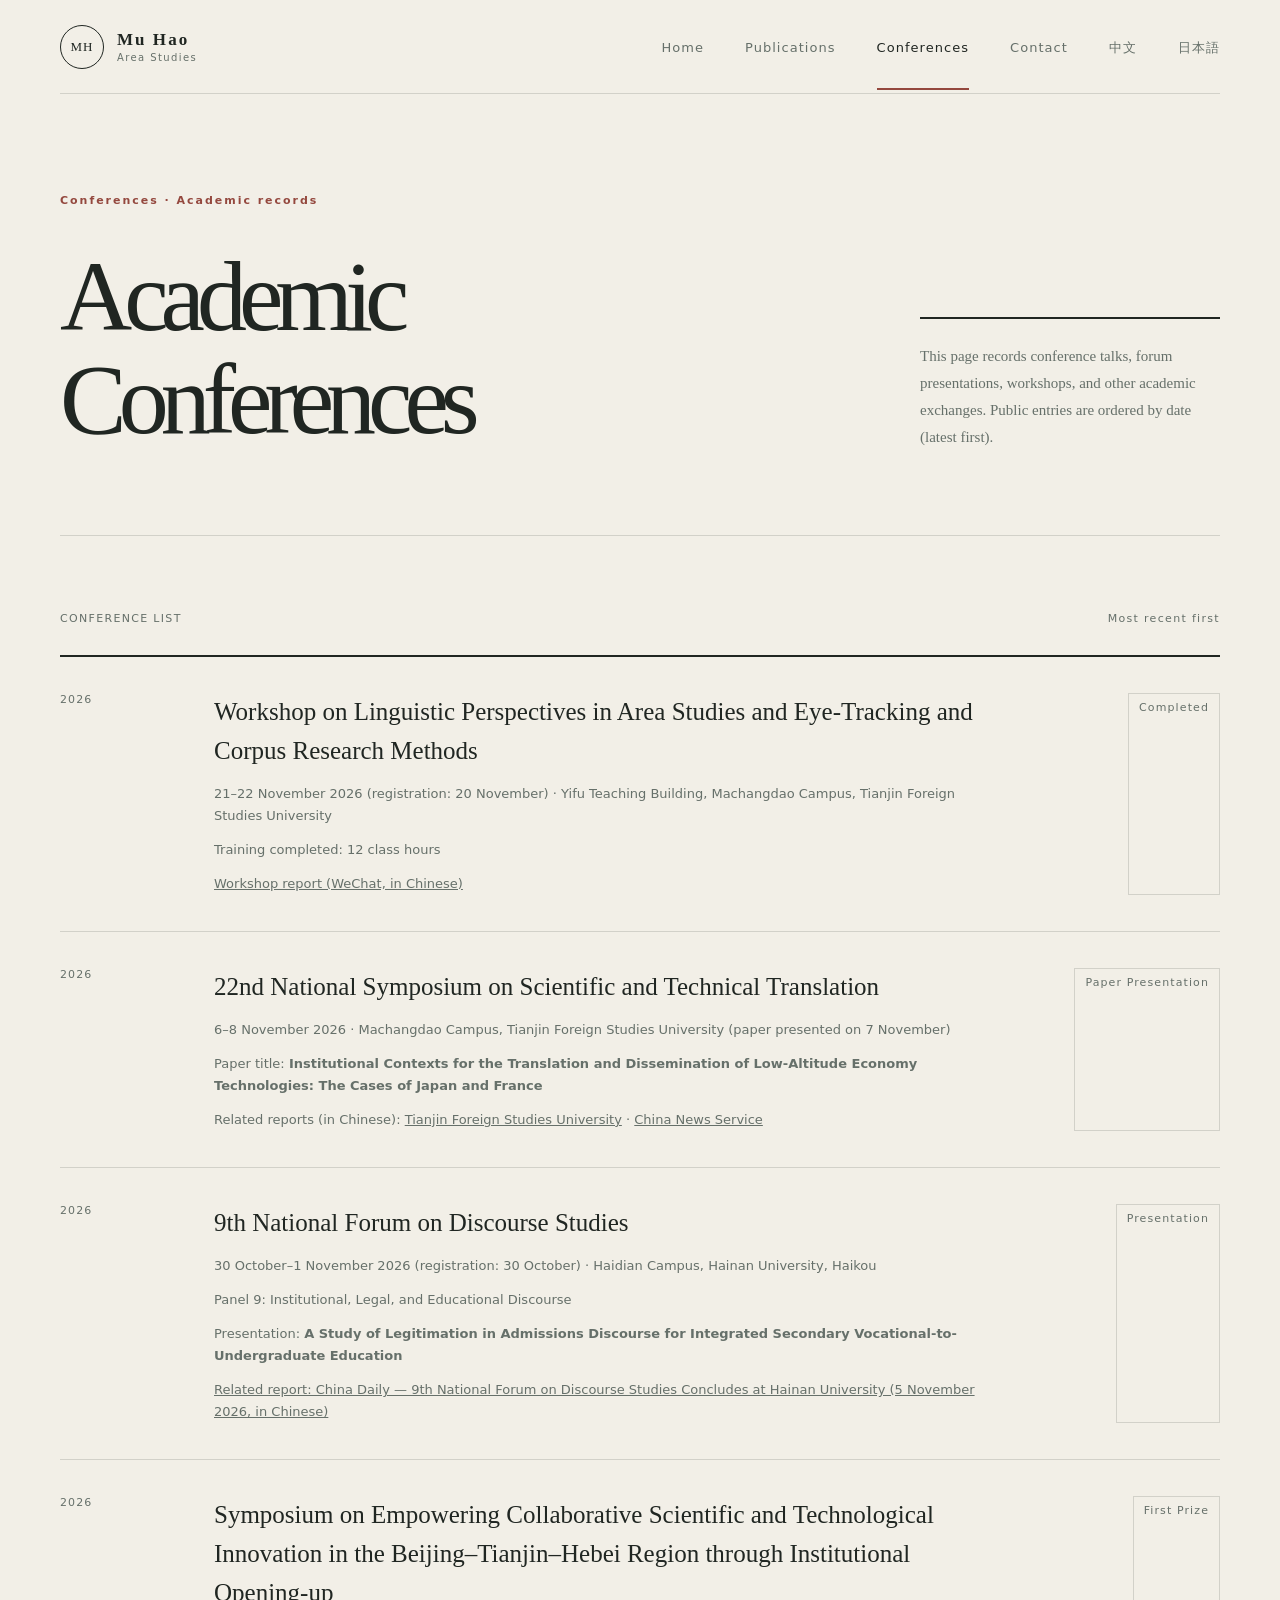
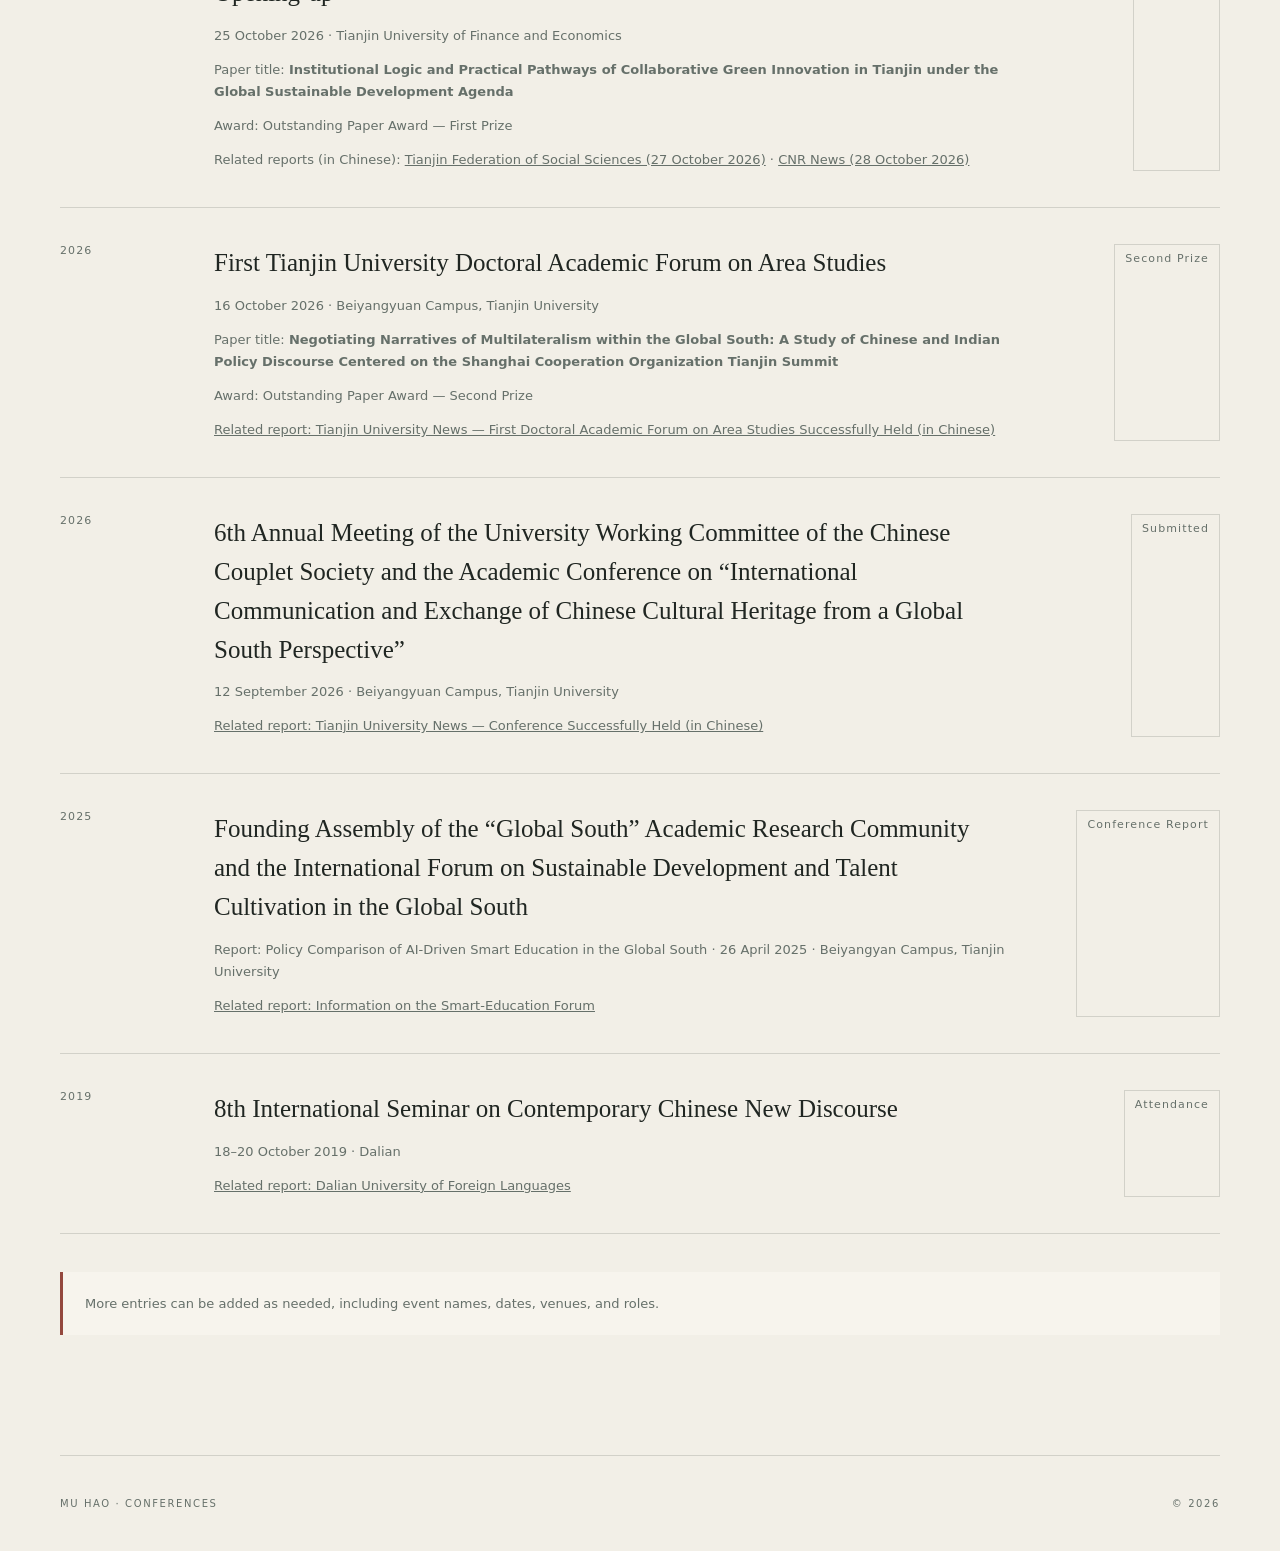
<file: en/conferences/index.html>
<!doctype html>
<html lang="en">
  <head>
    <meta charset="utf-8" />
    <meta name="viewport" content="width=device-width, initial-scale=1" />
    <meta
      name="description"
      content="Academic conferences attended by Mu Hao, including reports and events."
    />
    <meta name="color-scheme" content="light" />
    <title>Conferences | Mu Hao</title>
    <link rel="stylesheet" href="../../assets/css/20260831_site.css" />
    <script defer src="../../assets/js/20261024_analytics.js"></script>
  </head>
  <body>
    <a class="skip-link" href="#main-content">Skip to main content</a>

    <header class="site-header">
      <a class="brand" href="../index.html" aria-label="Mu Hao academic homepage">
        <span class="brand-mark" aria-hidden="true">MH</span>
        <span class="brand-text">
          <strong>Mu Hao</strong>
          <small>Area Studies</small>
        </span>
      </a>

      <nav class="site-nav" aria-label="Primary navigation">
        <a href="../index.html">Home</a>
        <a href="../publications/index.html">Publications</a>
        <a class="is-current" href="index.html" aria-current="page">Conferences</a>
        <a href="../contact/index.html">Contact</a>
        <a href="../../conferences/index.html">中文</a>
        <a href="../../ja/conferences/index.html">日本語</a>
      </nav>
    </header>

    <main id="main-content" class="subpage-main">
      <section class="page-intro page-shell" aria-labelledby="page-title">
        <div>
          <p class="eyebrow">Conferences · Academic records</p>
          <h1 id="page-title">Academic Conferences</h1>
        </div>
        <p class="page-intro-note">
          This page records conference talks, forum presentations, workshops, and other
          academic exchanges. Public entries are ordered by date (latest first).
        </p>
      </section>

      <section class="records-section page-shell" aria-label="Conference list">
        <div class="records-toolbar">
          <span>CONFERENCE LIST</span>
          <span>Most recent first</span>
        </div>

        <ol class="record-list">
          <li class="record-item">
            <span class="record-year">2026</span>
            <div>
              <h2 class="record-title">Workshop on Linguistic Perspectives in Area Studies and Eye-Tracking and Corpus Research Methods</h2>
              <p class="record-meta">21–22 November 2026 (registration: 20 November) · Yifu Teaching Building, Machangdao Campus, Tianjin Foreign Studies University</p>
              <p class="record-meta">Training completed: 12 class hours</p>
              <p class="record-meta"><a href="https://mp.weixin.qq.com/s/iZK4pT8p5BlJ6k3RskboYw" target="_blank" rel="noopener noreferrer">Workshop report (WeChat, in Chinese)</a></p>
            </div>
            <span class="record-status">Completed</span>
          </li>
          <li class="record-item">
            <span class="record-year">2026</span>
            <div>
              <h2 class="record-title">22nd National Symposium on Scientific and Technical Translation</h2>
              <p class="record-meta">6–8 November 2026 · Machangdao Campus, Tianjin Foreign Studies University (paper presented on 7 November)</p>
              <p class="record-meta">Paper title: <strong>Institutional Contexts for the Translation and Dissemination of Low-Altitude Economy Technologies: The Cases of Japan and France</strong></p>
              <p class="record-meta">Related reports (in Chinese): <a href="https://www.tjfsu.edu.cn/2026/1109/c106a12673/page.htm" target="_blank" rel="noopener noreferrer">Tianjin Foreign Studies University</a> · <a href="https://www.chinanews.com/edu/2026/11-09/10729032.shtml" target="_blank" rel="noopener noreferrer">China News Service</a></p>
            </div>
            <span class="record-status">Paper Presentation</span>
          </li>
          <li class="record-item">
            <span class="record-year">2026</span>
            <div>
              <h2 class="record-title">9th National Forum on Discourse Studies</h2>
              <p class="record-meta">30 October–1 November 2026 (registration: 30 October) · Haidian Campus, Hainan University, Haikou</p>
              <p class="record-meta">Panel 9: Institutional, Legal, and Educational Discourse</p>
              <p class="record-meta">Presentation: <strong>A Study of Legitimation in Admissions Discourse for Integrated Secondary Vocational-to-Undergraduate Education</strong></p>
              <p class="record-meta"><a href="https://hain.chinadaily.com.cn/a/202611/05/WS6aec713ce4b0e14252fc9730.html" target="_blank" rel="noopener noreferrer">Related report: China Daily — 9th National Forum on Discourse Studies Concludes at Hainan University (5 November 2026, in Chinese)</a></p>
            </div>
            <span class="record-status">Presentation</span>
          </li>
          <li class="record-item">
            <span class="record-year">2026</span>
            <div>
              <h2 class="record-title">Symposium on Empowering Collaborative Scientific and Technological Innovation in the Beijing–Tianjin–Hebei Region through Institutional Opening-up</h2>
              <p class="record-meta">25 October 2026 · Tianjin University of Finance and Economics</p>
              <p class="record-meta">Paper title: <strong>Institutional Logic and Practical Pathways of Collaborative Green Innovation in Tianjin under the Global Sustainable Development Agenda</strong></p>
              <p class="record-meta">Award: Outstanding Paper Award — First Prize</p>
              <p class="record-meta">Related reports (in Chinese): <a href="http://www.tjskw.org.cn/zkjs/system/2026/10/27/030017594.shtml" target="_blank" rel="noopener noreferrer">Tianjin Federation of Social Sciences (27 October 2026)</a> · <a href="https://www.cnr.cn/tj/txjjj/20261028/t20261028_527855284.shtml" target="_blank" rel="noopener noreferrer">CNR News (28 October 2026)</a></p>
            </div>
            <span class="record-status">First Prize</span>
          </li>
          <li class="record-item">
            <span class="record-year">2026</span>
            <div>
              <h2 class="record-title">First Tianjin University Doctoral Academic Forum on Area Studies</h2>
              <p class="record-meta">16 October 2026 · Beiyangyuan Campus, Tianjin University</p>
              <p class="record-meta">Paper title: <strong>Negotiating Narratives of Multilateralism within the Global South: A Study of Chinese and Indian Policy Discourse Centered on the Shanghai Cooperation Organization Tianjin Summit</strong></p>
              <p class="record-meta">Award: Outstanding Paper Award — Second Prize</p>
              <p class="record-meta"><a href="https://news.tju.edu.cn/info/1003/616599.htm" target="_blank" rel="noopener noreferrer">Related report: Tianjin University News — First Doctoral Academic Forum on Area Studies Successfully Held (in Chinese)</a></p>
            </div>
            <span class="record-status">Second Prize</span>
          </li>
          <li class="record-item">
            <span class="record-year">2026</span>
            <div>
              <h2 class="record-title">6th Annual Meeting of the University Working Committee of the Chinese Couplet Society and the Academic Conference on “International Communication and Exchange of Chinese Cultural Heritage from a Global South Perspective”</h2>
              <p class="record-meta">12 September 2026 · Beiyangyuan Campus, Tianjin University</p>
              <p class="record-meta"><a href="https://news.tju.edu.cn/info/1700/612289.htm" target="_blank" rel="noopener noreferrer">Related report: Tianjin University News — Conference Successfully Held (in Chinese)</a></p>
            </div>
            <span class="record-status">Submitted</span>
          </li>
          <li class="record-item">
            <span class="record-year">2025</span>
            <div>
              <h2 class="record-title">
                Founding Assembly of the “Global South” Academic Research Community and the
                International Forum on Sustainable Development and Talent Cultivation in the Global South
              </h2>
              <p class="record-meta">Report: Policy Comparison of AI-Driven Smart Education in the Global South · 26 April 2025 · Beiyangyan Campus, Tianjin University</p>
              <p class="record-meta">
                <a
                  href="https://tjusfl.tju.edu.cn/info/1663/5872.htm"
                  target="_blank"
                  rel="noopener noreferrer"
                >
                  Related report: Information on the Smart-Education Forum
                </a>
              </p>
            </div>
            <span class="record-status">Conference Report</span>
          </li>
          <li class="record-item">
            <span class="record-year">2019</span>
            <div>
              <h2 class="record-title">8th International Seminar on Contemporary Chinese New Discourse</h2>
              <p class="record-meta">18–20 October 2019 · Dalian</p>
              <p class="record-meta">
                <a
                  href="https://www.dlufl.edu.cn/info/1046/7378.htm"
                  target="_blank"
                  rel="noopener noreferrer"
                >
                  Related report: Dalian University of Foreign Languages
                </a>
              </p>
            </div>
            <span class="record-status">Attendance</span>
          </li>
        </ol>

        <p class="placeholder-note">
          More entries can be added as needed, including event names, dates, venues, and
          roles.
        </p>
      </section>
    </main>

    <footer class="site-footer page-shell">
      <span>MU HAO · CONFERENCES</span>
      <span>© 2026</span>
    </footer>
  </body>
</html>
</file>
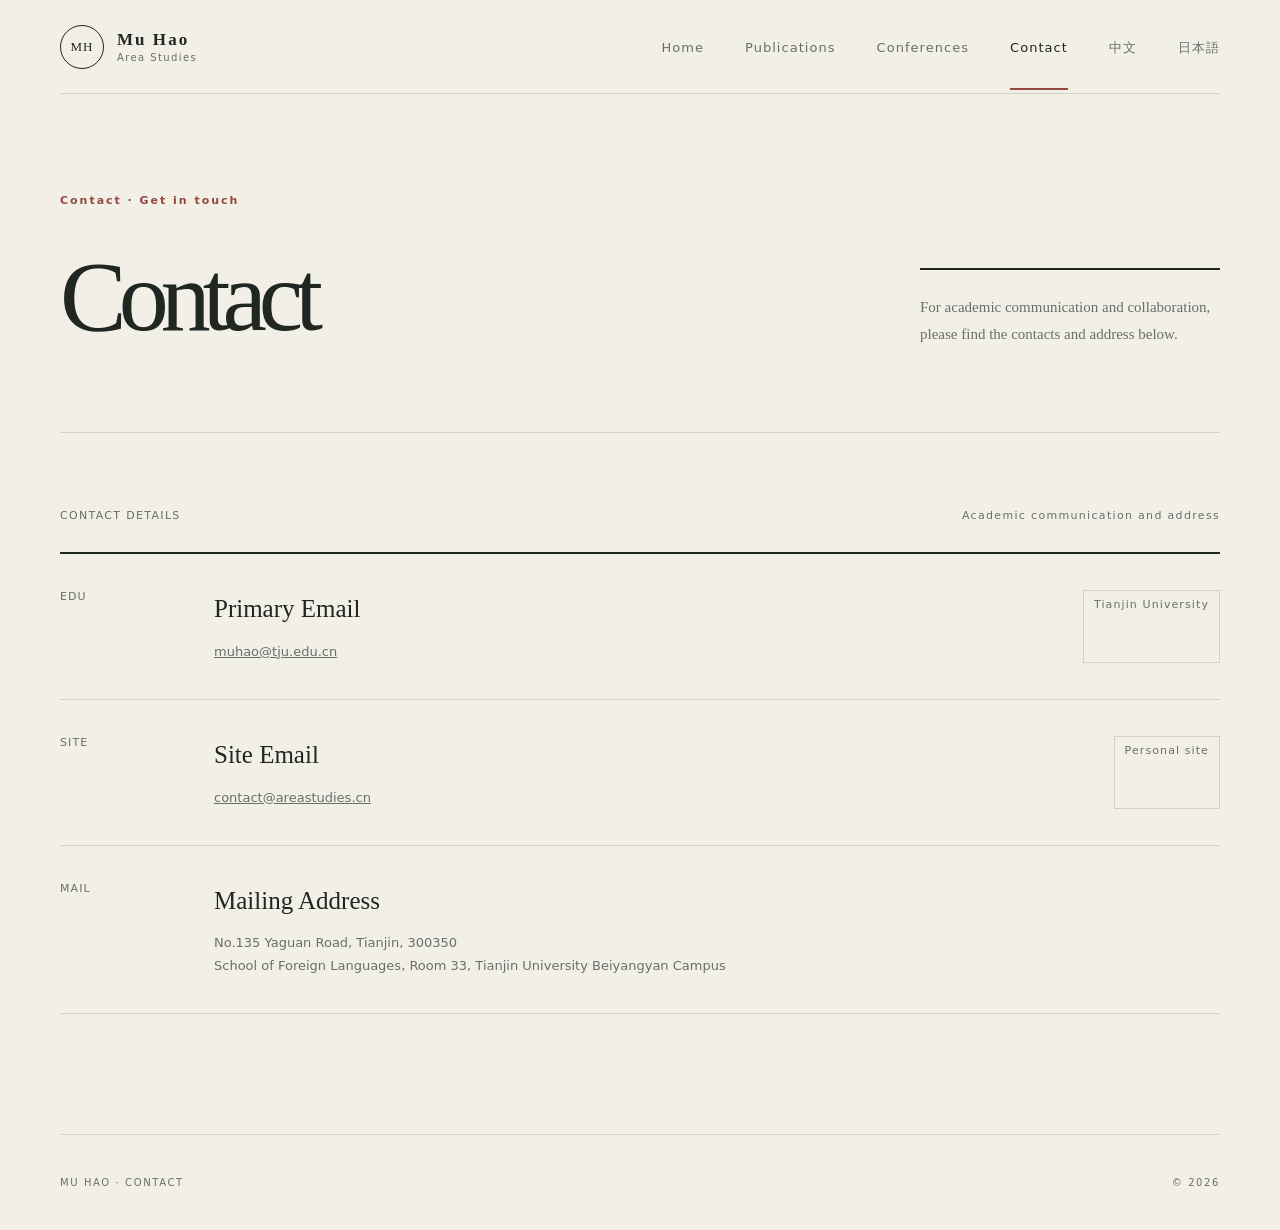
<file: en/contact/index.html>
<!doctype html>
<html lang="en">
  <head>
    <meta charset="utf-8" />
    <meta name="viewport" content="width=device-width, initial-scale=1" />
    <meta
      name="description"
      content="Contact and communication information for Mu Hao."
    />
    <meta name="color-scheme" content="light" />
    <title>Contact | Mu Hao</title>
    <link rel="stylesheet" href="../../assets/css/20260831_site.css" />
    <script defer src="../../assets/js/20261024_analytics.js"></script>
  </head>
  <body>
    <a class="skip-link" href="#main-content">Skip to main content</a>

    <header class="site-header">
      <a class="brand" href="../index.html" aria-label="Mu Hao academic homepage">
        <span class="brand-mark" aria-hidden="true">MH</span>
        <span class="brand-text">
          <strong>Mu Hao</strong>
          <small>Area Studies</small>
        </span>
      </a>

      <nav class="site-nav" aria-label="Primary navigation">
        <a href="../index.html">Home</a>
        <a href="../publications/index.html">Publications</a>
        <a href="../conferences/index.html">Conferences</a>
        <a class="is-current" href="index.html" aria-current="page">Contact</a>
        <a href="../../contact/index.html">中文</a>
        <a href="../../ja/contact/index.html">日本語</a>
      </nav>
    </header>

    <main id="main-content" class="subpage-main">
      <section class="page-intro page-shell" aria-labelledby="page-title">
        <div>
          <p class="eyebrow">Contact · Get in touch</p>
          <h1 id="page-title">Contact</h1>
        </div>
        <p class="page-intro-note">
          For academic communication and collaboration, please find the contacts and address below.
        </p>
      </section>

      <section class="records-section page-shell" aria-label="Contact list">
        <div class="records-toolbar">
          <span>CONTACT DETAILS</span>
          <span>Academic communication and address</span>
        </div>

        <ol class="record-list">
          <li class="record-item">
            <span class="record-year">EDU</span>
            <div>
              <h2 class="record-title">Primary Email</h2>
              <p class="record-meta"><a href="mailto:muhao@tju.edu.cn">muhao@tju.edu.cn</a></p>
            </div>
            <span class="record-status">Tianjin University</span>
          </li>
          <li class="record-item">
            <span class="record-year">SITE</span>
            <div>
              <h2 class="record-title">Site Email</h2>
              <p class="record-meta"><a href="mailto:contact@areastudies.cn">contact@areastudies.cn</a></p>
            </div>
            <span class="record-status">Personal site</span>
          </li>
          <li class="record-item">
            <span class="record-year">MAIL</span>
            <div>
              <h2 class="record-title">Mailing Address</h2>
              <p class="record-meta">
                No.135 Yaguan Road, Tianjin, 300350<br />
                School of Foreign Languages, Room 33, Tianjin University Beiyangyan Campus
              </p>
            </div>
          </li>
        </ol>
      </section>
    </main>

    <footer class="site-footer page-shell">
      <span>MU HAO · CONTACT</span>
      <span>© 2026</span>
    </footer>
  </body>
</html>
</file>
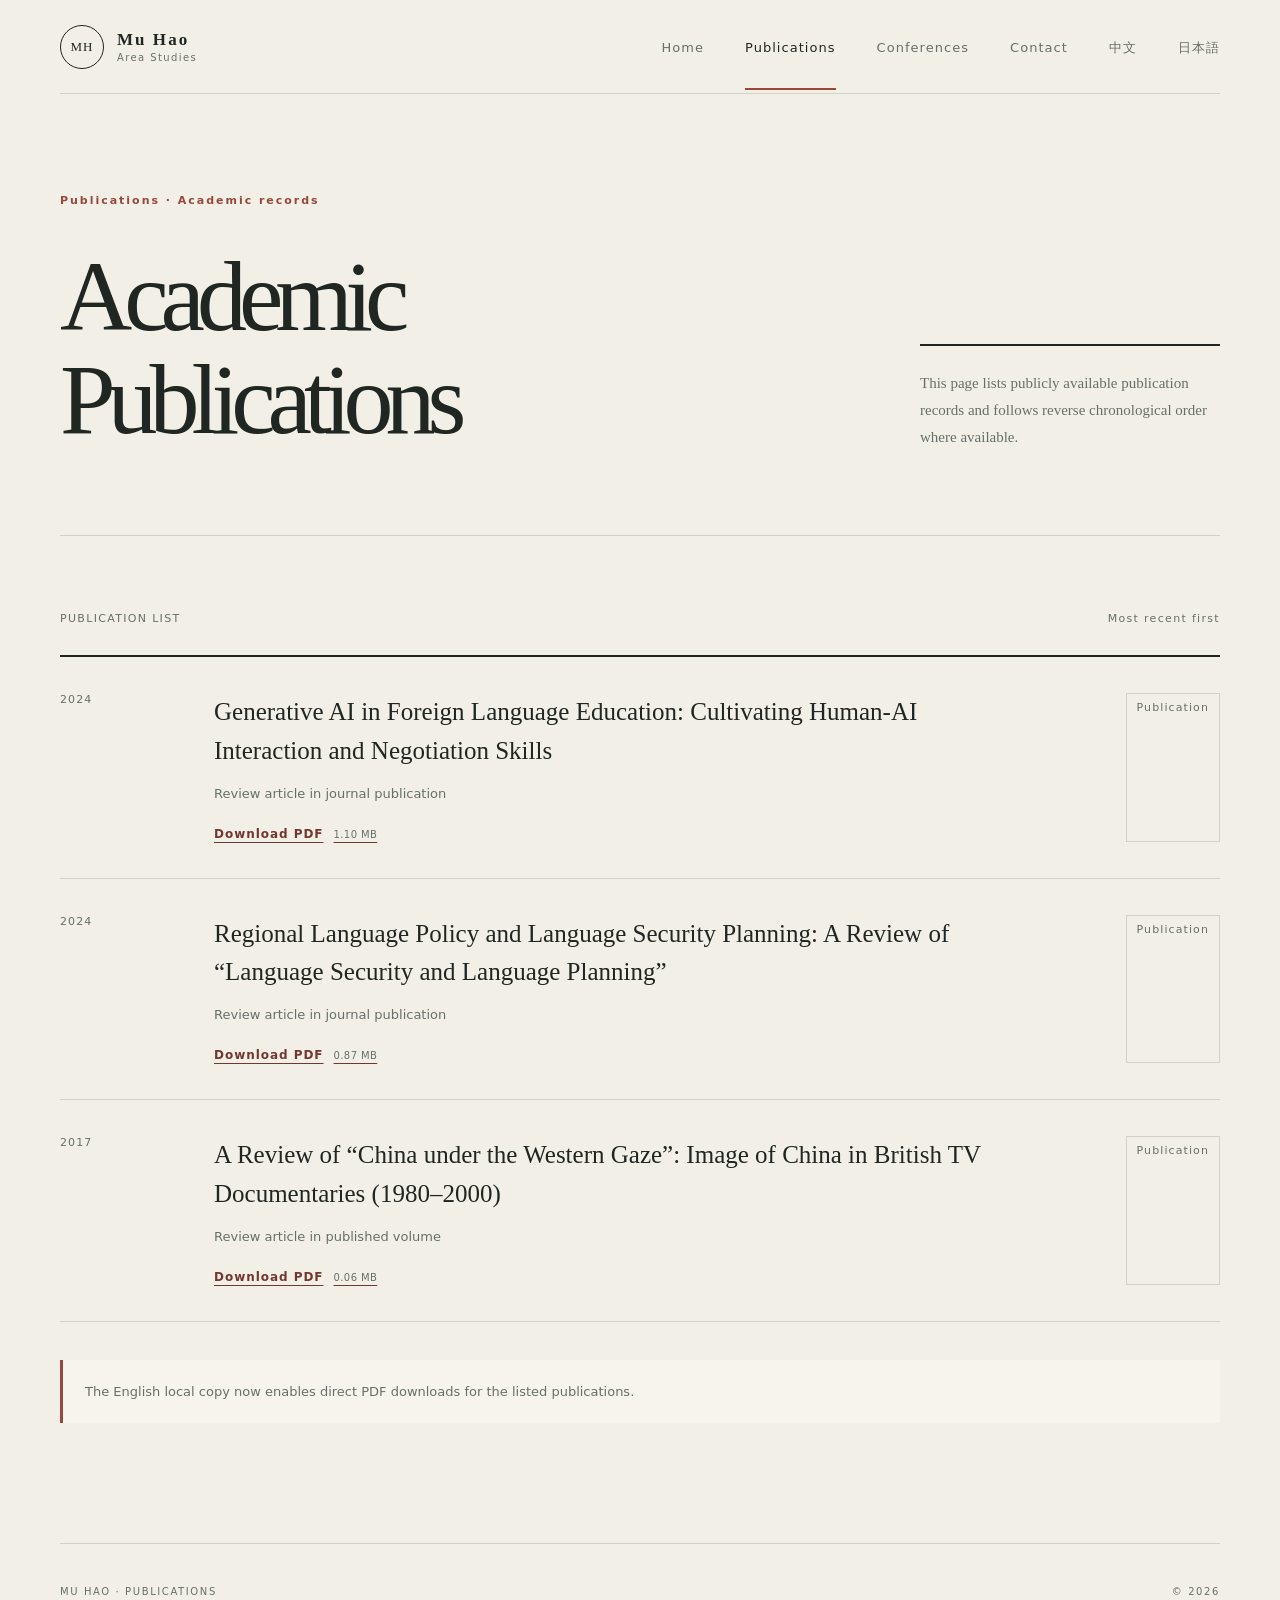
<file: en/publications/index.html>
<!doctype html>
<html lang="en">
  <head>
    <meta charset="utf-8" />
    <meta name="viewport" content="width=device-width, initial-scale=1" />
    <meta
      name="description"
      content="A public record of Mu Hao's academic publications."
    />
    <meta name="color-scheme" content="light" />
    <title>Publications | Mu Hao</title>
    <link rel="stylesheet" href="../../assets/css/20260831_site.css" />
    <script defer src="../../assets/js/20261024_analytics.js"></script>
  </head>
  <body>
    <a class="skip-link" href="#main-content">Skip to main content</a>

    <header class="site-header">
      <a class="brand" href="../index.html" aria-label="Mu Hao academic homepage">
        <span class="brand-mark" aria-hidden="true">MH</span>
        <span class="brand-text">
          <strong>Mu Hao</strong>
          <small>Area Studies</small>
        </span>
      </a>

      <nav class="site-nav" aria-label="Primary navigation">
        <a href="../index.html">Home</a>
        <a class="is-current" href="index.html" aria-current="page">Publications</a>
        <a href="../conferences/index.html">Conferences</a>
        <a href="../contact/index.html">Contact</a>
        <a href="../../publications/index.html">中文</a>
        <a href="../../ja/publications/index.html">日本語</a>
      </nav>
    </header>

    <main id="main-content" class="subpage-main">
      <section class="page-intro page-shell" aria-labelledby="page-title">
        <div>
          <p class="eyebrow">Publications · Academic records</p>
          <h1 id="page-title">Academic Publications</h1>
        </div>
        <p class="page-intro-note">
          This page lists publicly available publication records and follows reverse
          chronological order where available.
        </p>
      </section>

      <section class="records-section page-shell" aria-label="Publication list">
        <div class="records-toolbar">
          <span>PUBLICATION LIST</span>
          <span>Most recent first</span>
        </div>

          <ol class="record-list">
          <li class="record-item">
            <span class="record-year">2024</span>
            <div>
              <h2 class="record-title">
                Generative AI in Foreign Language Education: Cultivating Human-AI
                Interaction and Negotiation Skills
              </h2>
              <p class="record-meta">Review article in journal publication</p>
              <p class="record-download"><a href="../../downloads/20260821_generative-ai-foreign-language-education_mu-hao.pdf" download="MuHao_Generative_AI_Foreign_Language_Education.pdf">Download PDF <span>1.10 MB</span></a></p>
            </div>
            <span class="record-status">Publication</span>
          </li>
          <li class="record-item">
            <span class="record-year">2024</span>
            <div>
              <h2 class="record-title">
                Regional Language Policy and Language Security Planning: A Review of
                “Language Security and Language Planning”
              </h2>
              <p class="record-meta">Review article in journal publication</p>
              <p class="record-download"><a href="../../downloads/20260821_regional-language-policy-security_mu-hao.pdf" download="MuHao_Regional_Language_Policy_Language_Security_Planning.pdf">Download PDF <span>0.87 MB</span></a></p>
            </div>
            <span class="record-status">Publication</span>
          </li>
          <li class="record-item">
            <span class="record-year">2017</span>
            <div>
              <h2 class="record-title">
                A Review of “China under the Western Gaze”: Image of China in British TV
                Documentaries (1980–2000)
              </h2>
              <p class="record-meta">Review article in published volume</p>
              <p class="record-download"><a href="../../downloads/20260821_western-gaze-china-review_mu-hao.pdf" download="MuHao_Review_of_China_under_the_Western_Gaze.pdf">Download PDF <span>0.06 MB</span></a></p>
            </div>
            <span class="record-status">Publication</span>
          </li>
        </ol>

        <p class="placeholder-note">
          The English local copy now enables direct PDF downloads for the listed publications.
        </p>
      </section>
    </main>

    <footer class="site-footer page-shell">
      <span>MU HAO · PUBLICATIONS</span>
      <span>© 2026</span>
    </footer>
  </body>
</html>
</file>
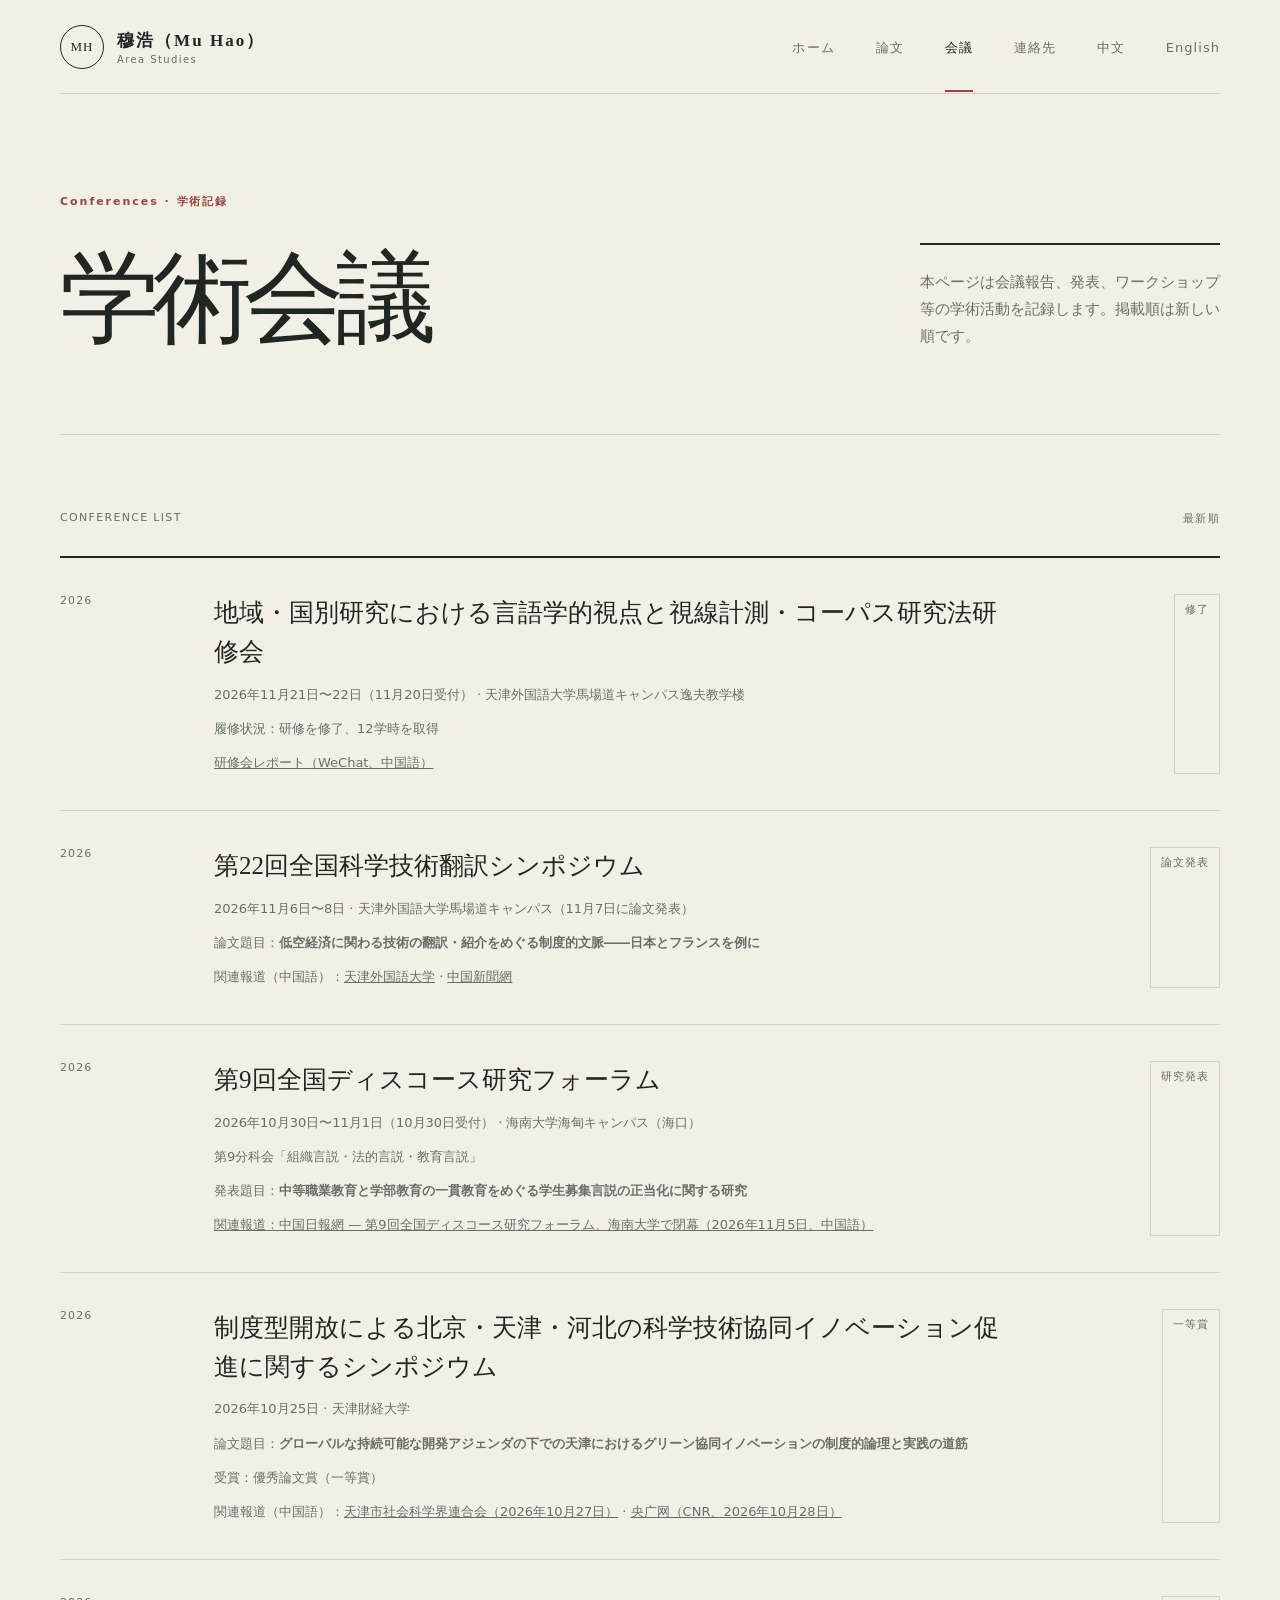
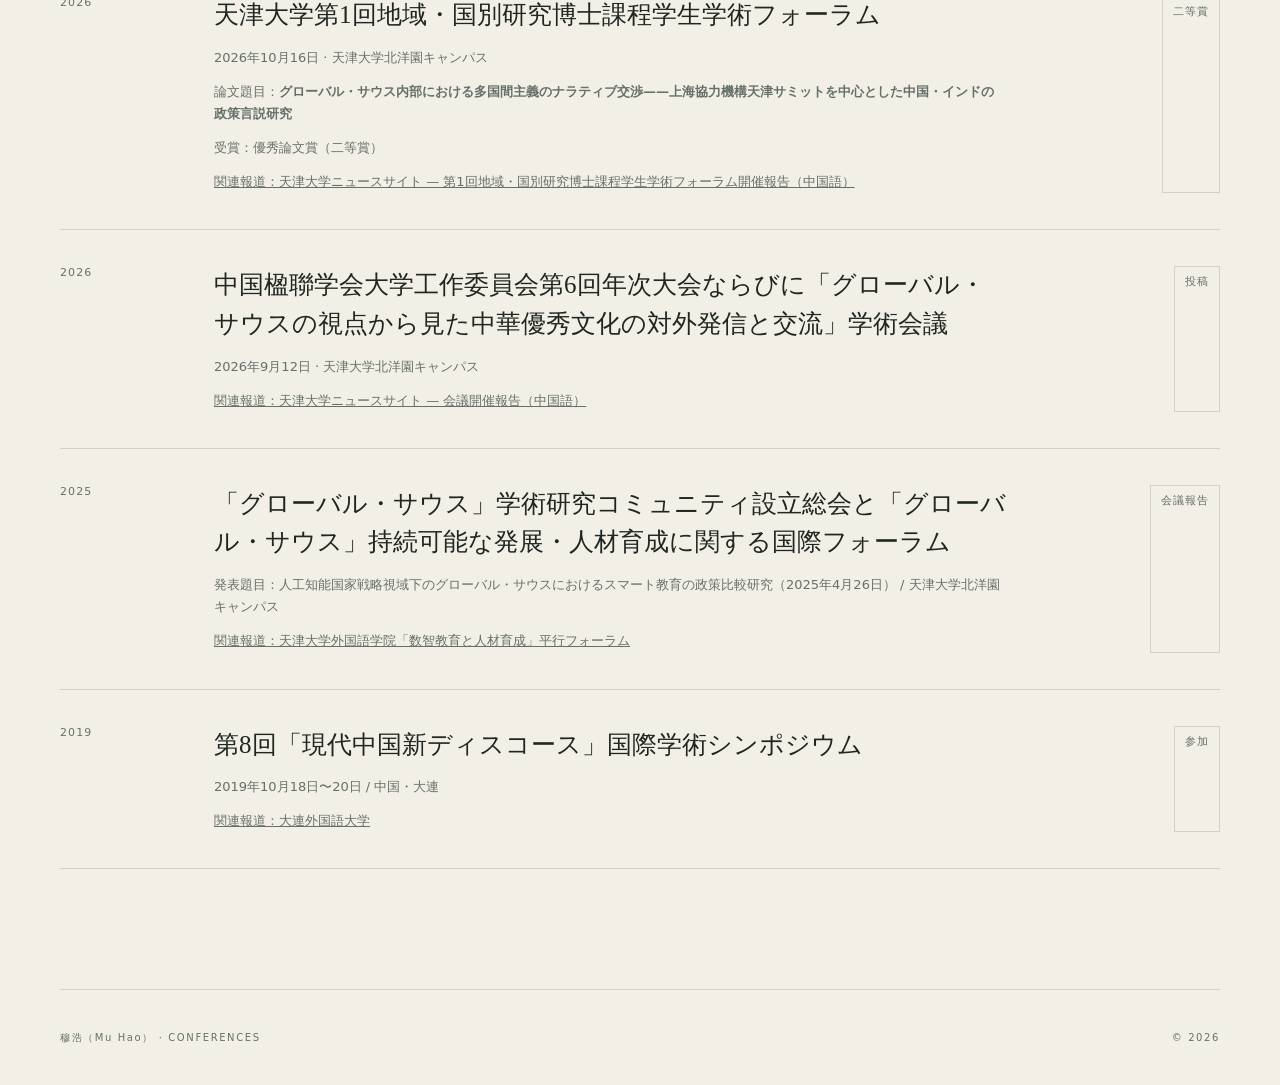
<file: ja/conferences/index.html>
<!doctype html>
<html lang="ja">
  <head>
    <meta charset="utf-8" />
    <meta name="viewport" content="width=device-width, initial-scale=1" />
    <meta
      name="description"
      content="穆浩（Mu Hao）が参加した学術会議・学術イベントの記録です。"
    />
    <meta name="color-scheme" content="light" />
    <title>会議 | 穆浩（Mu Hao）</title>
    <link rel="stylesheet" href="../../assets/css/20260831_site.css" />
    <script defer src="../../assets/js/20261024_analytics.js"></script>
  </head>
  <body>
    <a class="skip-link" href="#main-content">本文へスキップ</a>

    <header class="site-header">
      <a class="brand" href="../index.html" aria-label="穆浩（Mu Hao）の学術プロフィール">
        <span class="brand-mark" aria-hidden="true">MH</span>
        <span class="brand-text">
          <strong>穆浩（Mu Hao）</strong>
          <small>Area Studies</small>
        </span>
      </a>

      <nav class="site-nav" aria-label="主要ナビゲーション">
        <a href="../index.html">ホーム</a>
        <a href="../publications/index.html">論文</a>
        <a class="is-current" href="index.html" aria-current="page">会議</a>
        <a href="../contact/index.html">連絡先</a>
        <a href="../../conferences/index.html">中文</a>
        <a href="../../en/conferences/index.html">English</a>
      </nav>
    </header>

    <main id="main-content" class="subpage-main">
      <section class="page-intro page-shell" aria-labelledby="page-title">
        <div>
          <p class="eyebrow">Conferences · 学術記録</p>
          <h1 id="page-title">学術会議</h1>
        </div>
        <p class="page-intro-note">
          本ページは会議報告、発表、ワークショップ等の学術活動を記録します。掲載順は新しい順です。
        </p>
      </section>

      <section class="records-section page-shell" aria-label="会議一覧">
        <div class="records-toolbar">
          <span>CONFERENCE LIST</span>
          <span>最新順</span>
        </div>

        <ol class="record-list">
          <li class="record-item">
            <span class="record-year">2026</span>
            <div>
              <h2 class="record-title">地域・国別研究における言語学的視点と視線計測・コーパス研究法研修会</h2>
              <p class="record-meta">2026年11月21日〜22日（11月20日受付） · 天津外国語大学馬場道キャンパス逸夫教学楼</p>
              <p class="record-meta">履修状況：研修を修了、12学時を取得</p>
              <p class="record-meta"><a href="https://mp.weixin.qq.com/s/iZK4pT8p5BlJ6k3RskboYw" target="_blank" rel="noopener noreferrer">研修会レポート（WeChat、中国語）</a></p>
            </div>
            <span class="record-status">修了</span>
          </li>
          <li class="record-item">
            <span class="record-year">2026</span>
            <div>
              <h2 class="record-title">第22回全国科学技術翻訳シンポジウム</h2>
              <p class="record-meta">2026年11月6日〜8日 · 天津外国語大学馬場道キャンパス（11月7日に論文発表）</p>
              <p class="record-meta">論文題目：<strong>低空経済に関わる技術の翻訳・紹介をめぐる制度的文脈――日本とフランスを例に</strong></p>
              <p class="record-meta">関連報道（中国語）：<a href="https://www.tjfsu.edu.cn/2026/1109/c106a12673/page.htm" target="_blank" rel="noopener noreferrer">天津外国語大学</a> · <a href="https://www.chinanews.com/edu/2026/11-09/10729032.shtml" target="_blank" rel="noopener noreferrer">中国新聞網</a></p>
            </div>
            <span class="record-status">論文発表</span>
          </li>
          <li class="record-item">
            <span class="record-year">2026</span>
            <div>
              <h2 class="record-title">第9回全国ディスコース研究フォーラム</h2>
              <p class="record-meta">2026年10月30日〜11月1日（10月30日受付） · 海南大学海甸キャンパス（海口）</p>
              <p class="record-meta">第9分科会「組織言説・法的言説・教育言説」</p>
              <p class="record-meta">発表題目：<strong>中等職業教育と学部教育の一貫教育をめぐる学生募集言説の正当化に関する研究</strong></p>
              <p class="record-meta"><a href="https://hain.chinadaily.com.cn/a/202611/05/WS6aec713ce4b0e14252fc9730.html" target="_blank" rel="noopener noreferrer">関連報道：中国日報網 — 第9回全国ディスコース研究フォーラム、海南大学で閉幕（2026年11月5日、中国語）</a></p>
            </div>
            <span class="record-status">研究発表</span>
          </li>
          <li class="record-item">
            <span class="record-year">2026</span>
            <div>
              <h2 class="record-title">制度型開放による北京・天津・河北の科学技術協同イノベーション促進に関するシンポジウム</h2>
              <p class="record-meta">2026年10月25日 · 天津財経大学</p>
              <p class="record-meta">論文題目：<strong>グローバルな持続可能な開発アジェンダの下での天津におけるグリーン協同イノベーションの制度的論理と実践の道筋</strong></p>
              <p class="record-meta">受賞：優秀論文賞（一等賞）</p>
              <p class="record-meta">関連報道（中国語）：<a href="http://www.tjskw.org.cn/zkjs/system/2026/10/27/030017594.shtml" target="_blank" rel="noopener noreferrer">天津市社会科学界連合会（2026年10月27日）</a> · <a href="https://www.cnr.cn/tj/txjjj/20261028/t20261028_527855284.shtml" target="_blank" rel="noopener noreferrer">央广网（CNR、2026年10月28日）</a></p>
            </div>
            <span class="record-status">一等賞</span>
          </li>
          <li class="record-item">
            <span class="record-year">2026</span>
            <div>
              <h2 class="record-title">天津大学第1回地域・国別研究博士課程学生学術フォーラム</h2>
              <p class="record-meta">2026年10月16日 · 天津大学北洋園キャンパス</p>
              <p class="record-meta">論文題目：<strong>グローバル・サウス内部における多国間主義のナラティブ交渉——上海協力機構天津サミットを中心とした中国・インドの政策言説研究</strong></p>
              <p class="record-meta">受賞：優秀論文賞（二等賞）</p>
              <p class="record-meta"><a href="https://news.tju.edu.cn/info/1003/616599.htm" target="_blank" rel="noopener noreferrer">関連報道：天津大学ニュースサイト — 第1回地域・国別研究博士課程学生学術フォーラム開催報告（中国語）</a></p>
            </div>
            <span class="record-status">二等賞</span>
          </li>
          <li class="record-item">
            <span class="record-year">2026</span>
            <div>
              <h2 class="record-title">中国楹聯学会大学工作委員会第6回年次大会ならびに「グローバル・サウスの視点から見た中華優秀文化の対外発信と交流」学術会議</h2>
              <p class="record-meta">2026年9月12日 · 天津大学北洋園キャンパス</p>
              <p class="record-meta"><a href="https://news.tju.edu.cn/info/1700/612289.htm" target="_blank" rel="noopener noreferrer">関連報道：天津大学ニュースサイト — 会議開催報告（中国語）</a></p>
            </div>
            <span class="record-status">投稿</span>
          </li>
          <li class="record-item">
            <span class="record-year">2025</span>
            <div>
              <h2 class="record-title">
                「グローバル・サウス」学術研究コミュニティ設立総会と「グローバル・サウス」持続可能な発展・人材育成に関する国際フォーラム
              </h2>
              <p class="record-meta">
                発表題目：人工知能国家戦略視域下のグローバル・サウスにおけるスマート教育の政策比較研究（2025年4月26日）
                / 天津大学北洋園キャンパス
              </p>
              <p class="record-meta">
                <a
                  href="https://tjusfl.tju.edu.cn/info/1663/5872.htm"
                  target="_blank"
                  rel="noopener noreferrer"
                >
                  関連報道：天津大学外国語学院「数智教育と人材育成」平行フォーラム
                </a>
              </p>
            </div>
            <span class="record-status">会議報告</span>
          </li>
          <li class="record-item">
            <span class="record-year">2019</span>
            <div>
              <h2 class="record-title">第8回「現代中国新ディスコース」国際学術シンポジウム</h2>
              <p class="record-meta">2019年10月18日〜20日 / 中国・大連</p>
              <p class="record-meta">
                <a
                  href="https://www.dlufl.edu.cn/info/1046/7378.htm"
                  target="_blank"
                  rel="noopener noreferrer"
                >
                  関連報道：大連外国語大学
                </a>
              </p>
            </div>
            <span class="record-status">参加</span>
          </li>
        </ol>
      </section>
    </main>

    <footer class="site-footer page-shell">
      <span>穆浩（Mu Hao） · CONFERENCES</span>
      <span>© 2026</span>
    </footer>
  </body>
</html>
</file>
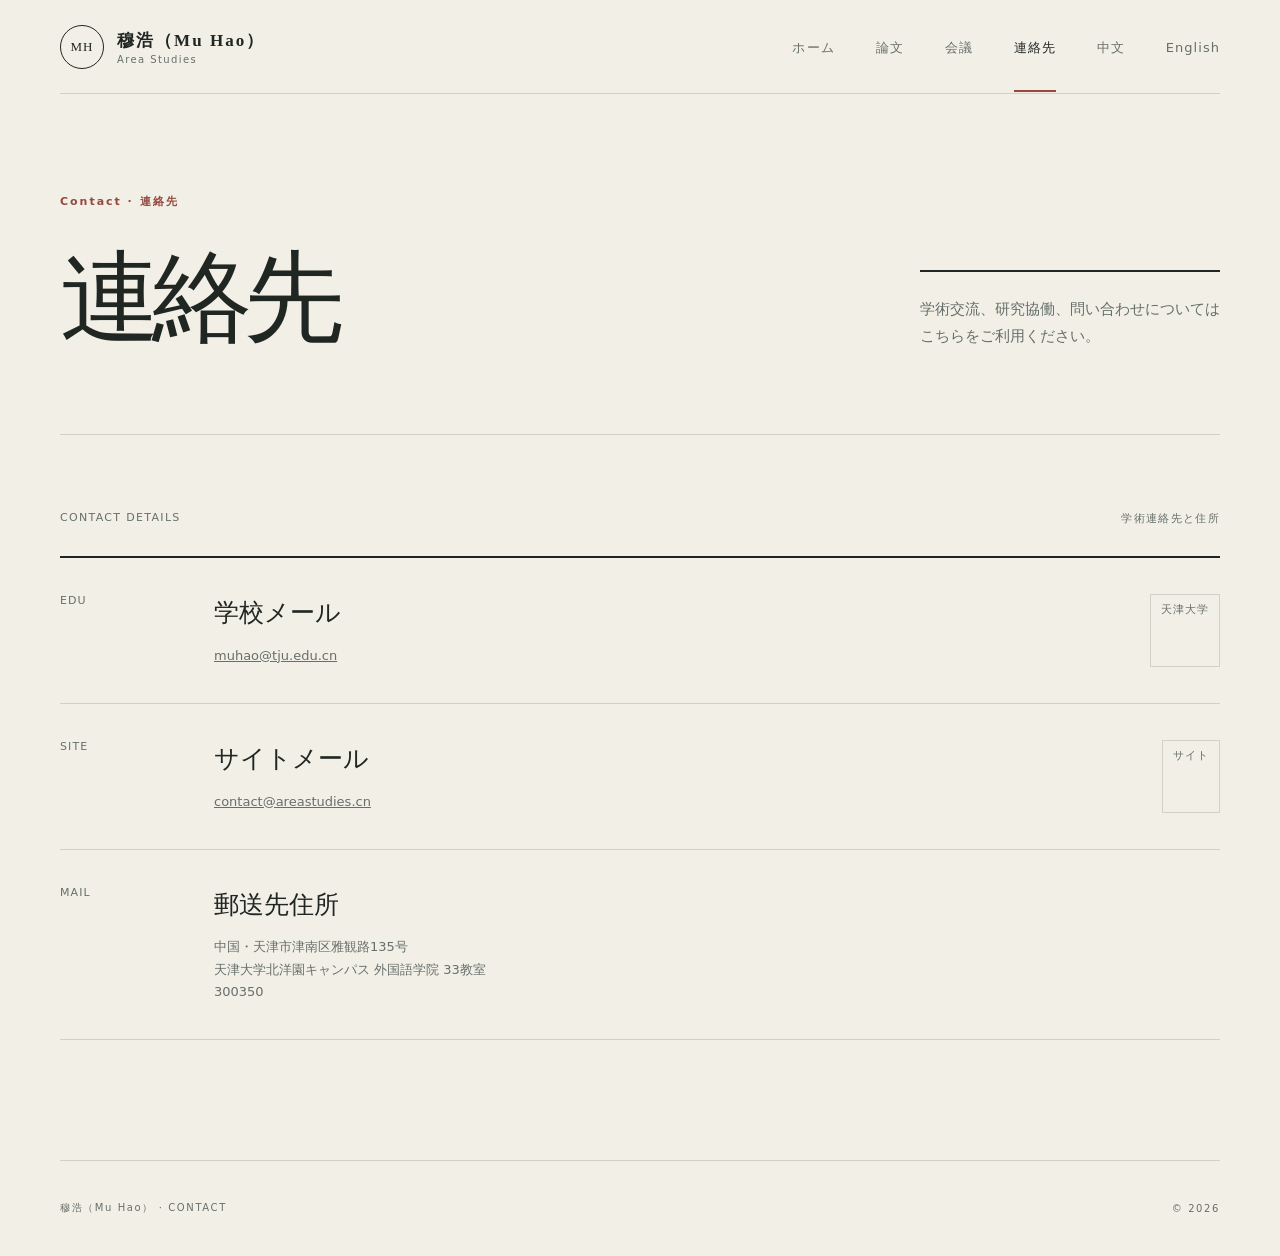
<file: ja/contact/index.html>
<!doctype html>
<html lang="ja">
  <head>
    <meta charset="utf-8" />
    <meta name="viewport" content="width=device-width, initial-scale=1" />
    <meta
      name="description"
      content="穆浩（Mu Hao）（天津大学外国语学院）の連絡先情報。"
    />
    <meta name="color-scheme" content="light" />
    <title>連絡先 | 穆浩（Mu Hao）</title>
    <link rel="stylesheet" href="../../assets/css/20260831_site.css" />
    <script defer src="../../assets/js/20261024_analytics.js"></script>
  </head>
  <body>
    <a class="skip-link" href="#main-content">本文へスキップ</a>

    <header class="site-header">
      <a class="brand" href="../index.html" aria-label="穆浩（Mu Hao）の学術プロフィール">
        <span class="brand-mark" aria-hidden="true">MH</span>
        <span class="brand-text">
          <strong>穆浩（Mu Hao）</strong>
          <small>Area Studies</small>
        </span>
      </a>

      <nav class="site-nav" aria-label="主要ナビゲーション">
        <a href="../index.html">ホーム</a>
        <a href="../publications/index.html">論文</a>
        <a href="../conferences/index.html">会議</a>
        <a class="is-current" href="index.html" aria-current="page">連絡先</a>
        <a href="../../contact/index.html">中文</a>
        <a href="../../en/contact/index.html">English</a>
      </nav>
    </header>

    <main id="main-content" class="subpage-main">
      <section class="page-intro page-shell" aria-labelledby="page-title">
        <div>
          <p class="eyebrow">Contact · 連絡先</p>
          <h1 id="page-title">連絡先</h1>
        </div>
        <p class="page-intro-note">
          学術交流、研究協働、問い合わせについてはこちらをご利用ください。
        </p>
      </section>

      <section class="records-section page-shell" aria-label="連絡先一覧">
        <div class="records-toolbar">
          <span>CONTACT DETAILS</span>
          <span>学術連絡先と住所</span>
        </div>

        <ol class="record-list">
          <li class="record-item">
            <span class="record-year">EDU</span>
            <div>
              <h2 class="record-title">学校メール</h2>
              <p class="record-meta"><a href="mailto:muhao@tju.edu.cn">muhao@tju.edu.cn</a></p>
            </div>
            <span class="record-status">天津大学</span>
          </li>
          <li class="record-item">
            <span class="record-year">SITE</span>
            <div>
              <h2 class="record-title">サイトメール</h2>
              <p class="record-meta"><a href="mailto:contact@areastudies.cn">contact@areastudies.cn</a></p>
            </div>
            <span class="record-status">サイト</span>
          </li>
          <li class="record-item">
            <span class="record-year">MAIL</span>
            <div>
              <h2 class="record-title">郵送先住所</h2>
              <p class="record-meta">
                中国・天津市津南区雅観路135号<br />
                天津大学北洋園キャンパス 外国語学院 33教室<br />
                300350
              </p>
            </div>
          </li>
        </ol>
      </section>
    </main>

    <footer class="site-footer page-shell">
      <span>穆浩（Mu Hao） · CONTACT</span>
      <span>© 2026</span>
    </footer>
  </body>
</html>
</file>
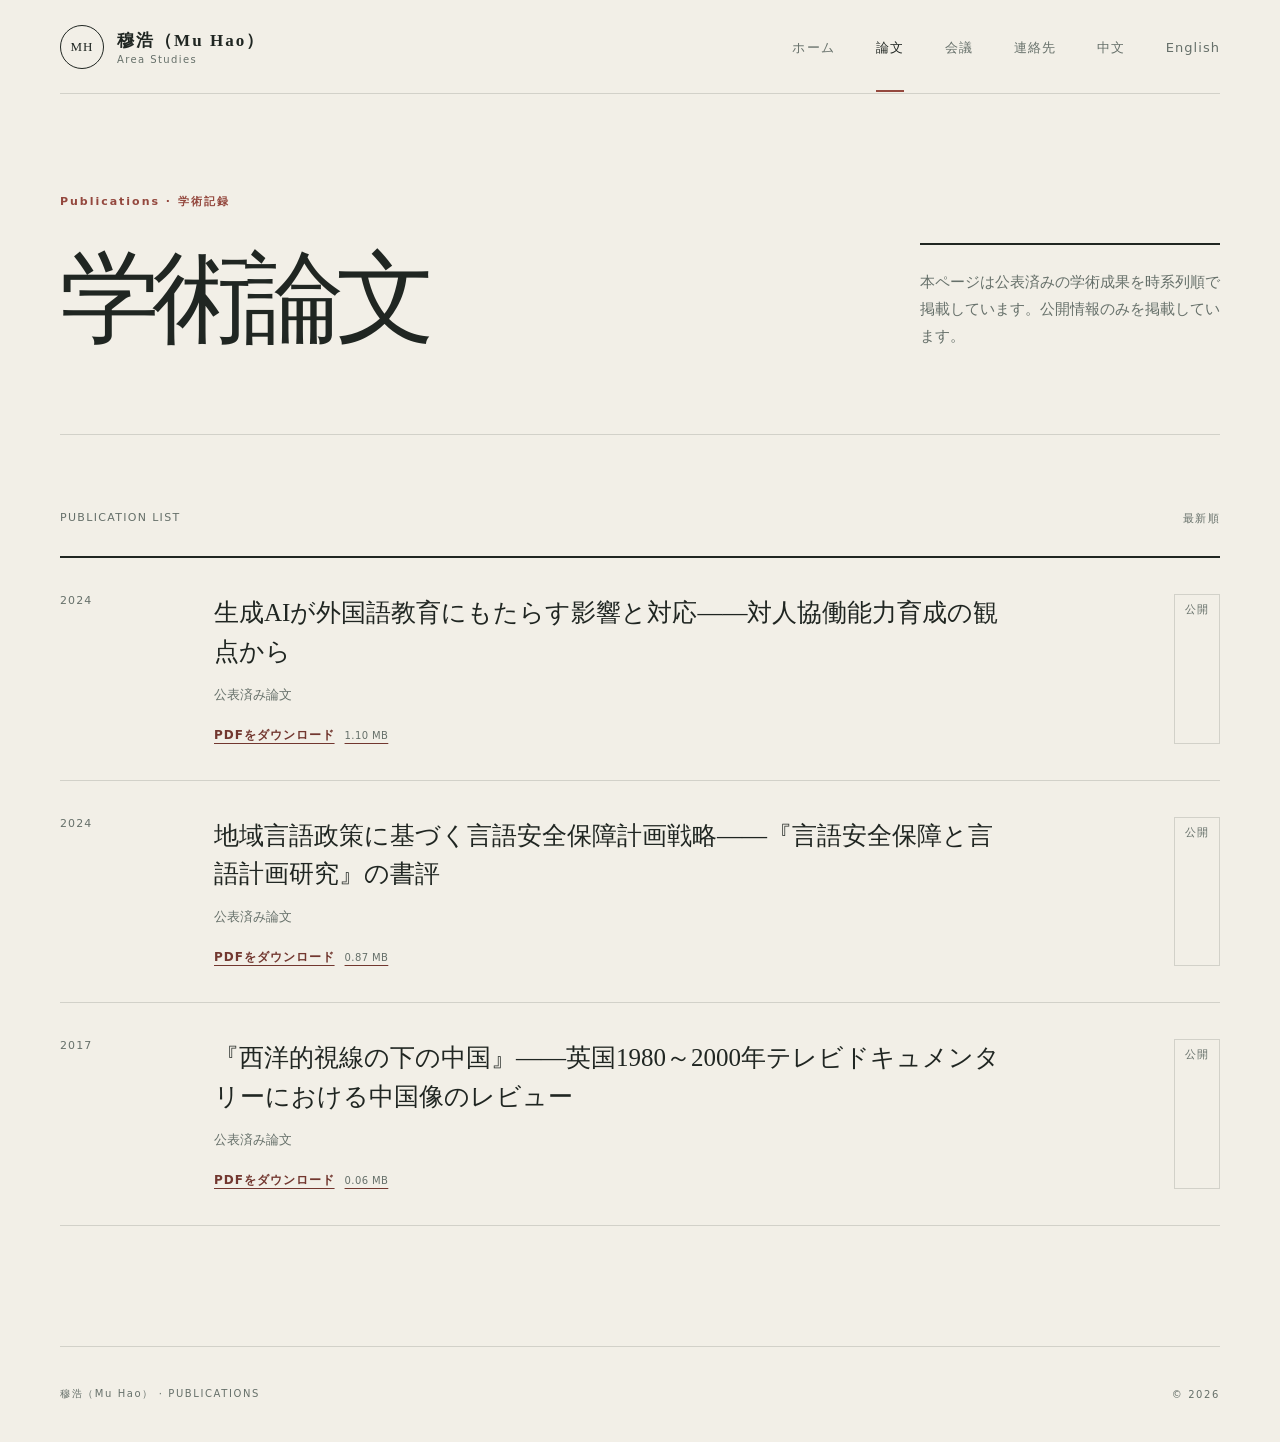
<file: ja/publications/index.html>
<!doctype html>
<html lang="ja">
  <head>
    <meta charset="utf-8" />
    <meta name="viewport" content="width=device-width, initial-scale=1" />
    <meta
      name="description"
      content="穆浩（Mu Hao）の公表済み論文記録です。"
    />
    <meta name="color-scheme" content="light" />
    <title>論文 | 穆浩（Mu Hao）</title>
    <link rel="stylesheet" href="../../assets/css/20260831_site.css" />
    <script defer src="../../assets/js/20261024_analytics.js"></script>
  </head>
  <body>
    <a class="skip-link" href="#main-content">本文へスキップ</a>

    <header class="site-header">
      <a class="brand" href="../index.html" aria-label="穆浩（Mu Hao）の学術プロフィール">
        <span class="brand-mark" aria-hidden="true">MH</span>
        <span class="brand-text">
          <strong>穆浩（Mu Hao）</strong>
          <small>Area Studies</small>
        </span>
      </a>

      <nav class="site-nav" aria-label="主要ナビゲーション">
        <a href="../index.html">ホーム</a>
        <a class="is-current" href="index.html" aria-current="page">論文</a>
        <a href="../conferences/index.html">会議</a>
        <a href="../contact/index.html">連絡先</a>
        <a href="../../publications/index.html">中文</a>
        <a href="../../en/publications/index.html">English</a>
      </nav>
    </header>

    <main id="main-content" class="subpage-main">
      <section class="page-intro page-shell" aria-labelledby="page-title">
        <div>
          <p class="eyebrow">Publications · 学術記録</p>
          <h1 id="page-title">学術論文</h1>
        </div>
        <p class="page-intro-note">
          本ページは公表済みの学術成果を時系列順で掲載しています。公開情報のみを掲載しています。
        </p>
      </section>

      <section class="records-section page-shell" aria-label="論文一覧">
        <div class="records-toolbar">
          <span>PUBLICATION LIST</span>
          <span>最新順</span>
        </div>

        <ol class="record-list">
          <li class="record-item">
            <span class="record-year">2024</span>
            <div>
              <h2 class="record-title">
                生成AIが外国語教育にもたらす影響と対応——対人協働能力育成の観点から
              </h2>
              <p class="record-meta">公表済み論文</p>
              <p class="record-download">
                <a href="../../downloads/20260821_generative-ai-foreign-language-education_mu-hao.pdf" download="MuHao_Generative_AI_Foreign_Language_Education.pdf">
                  PDFをダウンロード <span>1.10 MB</span>
                </a>
              </p>
            </div>
            <span class="record-status">公開</span>
          </li>
          <li class="record-item">
            <span class="record-year">2024</span>
            <div>
              <h2 class="record-title">
                地域言語政策に基づく言語安全保障計画戦略——『言語安全保障と言語計画研究』の書評
              </h2>
              <p class="record-meta">公表済み論文</p>
              <p class="record-download">
                <a href="../../downloads/20260821_regional-language-policy-security_mu-hao.pdf" download="MuHao_Regional_Language_Policy_Language_Security_Planning.pdf">
                  PDFをダウンロード <span>0.87 MB</span>
                </a>
              </p>
            </div>
            <span class="record-status">公開</span>
          </li>
          <li class="record-item">
            <span class="record-year">2017</span>
            <div>
              <h2 class="record-title">
                『西洋的視線の下の中国』——英国1980～2000年テレビドキュメンタリーにおける中国像のレビュー
              </h2>
              <p class="record-meta">公表済み論文</p>
              <p class="record-download">
                <a href="../../downloads/20260821_western-gaze-china-review_mu-hao.pdf" download="MuHao_Review_of_China_under_the_Western_Gaze.pdf">
                  PDFをダウンロード <span>0.06 MB</span>
                </a>
              </p>
            </div>
            <span class="record-status">公開</span>
          </li>
        </ol>
      </section>
    </main>

    <footer class="site-footer page-shell">
      <span>穆浩（Mu Hao） · PUBLICATIONS</span>
      <span>© 2026</span>
    </footer>
  </body>
</html>
</file>
<file: assets/css/20260831_site.css>
:root {
  --paper: #f2efe7;
  --paper-light: #faf8f2;
  --ink: #202622;
  --muted: #66706a;
  --line: #d2d1c9;
  --accent: #94483e;
  --accent-dark: #72372f;
  --forest: #24352f;
  --white: #fffdf8;
  --page: min(1160px, calc(100% - 48px));
  --serif: "Songti SC", "STSong", "SimSun", Georgia, serif;
  --sans: "PingFang SC", "Microsoft YaHei", system-ui, sans-serif;
}

* {
  box-sizing: border-box;
}

html {
  scroll-behavior: smooth;
  background: var(--paper);
}

body {
  min-width: 320px;
  margin: 0;
  color: var(--ink);
  background: var(--paper);
  font-family: var(--sans);
  -webkit-font-smoothing: antialiased;
}

a {
  color: inherit;
}

.skip-link {
  position: fixed;
  top: 10px;
  left: 10px;
  z-index: 100;
  padding: 10px 14px;
  color: var(--white);
  background: var(--accent-dark);
  transform: translateY(-160%);
}

.skip-link:focus {
  transform: translateY(0);
}

.page-shell,
.site-header {
  width: var(--page);
  margin-inline: auto;
}

.site-header {
  min-height: 94px;
  display: flex;
  align-items: center;
  justify-content: space-between;
  gap: 36px;
  border-bottom: 1px solid var(--line);
}

.brand {
  display: inline-flex;
  align-items: center;
  gap: 13px;
  text-decoration: none;
}

.brand-mark {
  width: 44px;
  aspect-ratio: 1;
  display: grid;
  place-items: center;
  border: 1px solid var(--ink);
  border-radius: 50%;
  font-family: Georgia, serif;
  font-size: 13px;
  letter-spacing: 0.08em;
}

.brand-text {
  display: grid;
  gap: 2px;
}

.brand-text strong {
  font-family: var(--serif);
  font-size: 17px;
  font-weight: 700;
  letter-spacing: 0.12em;
}

.brand-text small {
  color: var(--muted);
  font-size: 10px;
  letter-spacing: 0.14em;
}

.site-nav {
  display: flex;
  align-items: center;
  gap: clamp(20px, 3.2vw, 42px);
}

.site-nav a {
  position: relative;
  padding: 36px 0 34px;
  color: var(--muted);
  font-size: 13px;
  letter-spacing: 0.08em;
  text-decoration: none;
}

.site-nav a::after {
  content: "";
  position: absolute;
  right: 0;
  bottom: -1px;
  left: 0;
  height: 2px;
  background: var(--accent);
  transform: scaleX(0);
  transition: transform 180ms ease;
}

.site-nav a:hover,
.site-nav a:focus-visible,
.site-nav a.is-current {
  color: var(--ink);
}

.site-nav a:hover::after,
.site-nav a:focus-visible::after,
.site-nav a.is-current::after {
  transform: scaleX(1);
}

.hero {
  min-height: 640px;
  display: grid;
  grid-template-columns: minmax(0, 1.55fr) minmax(280px, 0.45fr);
  align-items: center;
  gap: clamp(60px, 9vw, 140px);
  padding-block: 92px;
  background: linear-gradient(90deg, transparent 0 49.94%, rgba(32, 38, 34, 0.035) 49.94% 50.06%, transparent 50.06%);
}

.eyebrow,
.card-kicker,
.note-index,
.location {
  color: var(--accent);
  font-size: 11px;
  font-weight: 700;
  letter-spacing: 0.18em;
}

.eyebrow {
  margin: 0 0 38px;
}

h1 {
  margin: 0;
  font-family: var(--serif);
  font-size: clamp(76px, 11vw, 148px);
  font-weight: 500;
  letter-spacing: -0.08em;
  line-height: 0.86;
}

.romanized-name {
  display: block;
  margin: 0 0 18px;
  font-family: var(--sans);
  font-size: clamp(12px, 1.15vw, 16px);
  font-weight: 600;
  letter-spacing: 0.18em;
  line-height: 1;
}

.hero-role {
  margin: 44px 0 0;
  color: var(--muted);
  font-family: var(--serif);
  font-size: clamp(19px, 2vw, 25px);
  letter-spacing: 0.04em;
  line-height: 1.7;
}

.identity-note {
  padding: 32px 0;
  border-top: 2px solid var(--ink);
  border-bottom: 1px solid var(--line);
}

.identity-note .note-index {
  margin: 0 0 34px;
}

.identity-note > p:not(.note-index) {
  margin: 0 0 40px;
  color: var(--muted);
  font-family: var(--serif);
  font-size: 16px;
  line-height: 1.95;
}

.location {
  color: var(--ink);
}

.about-section,
.browse-section {
  display: grid;
  grid-template-columns: minmax(220px, 0.38fr) minmax(0, 1fr);
  gap: clamp(48px, 9vw, 140px);
  padding-block: 112px;
  border-top: 1px solid var(--line);
}

.section-heading .section-number {
  margin: 0 0 38px;
  color: var(--accent);
  font-family: Georgia, serif;
  font-size: 12px;
  letter-spacing: 0.16em;
}

.section-heading h2 {
  margin: 0;
  font-family: var(--serif);
  font-size: clamp(30px, 3.8vw, 46px);
  font-weight: 500;
  letter-spacing: -0.03em;
}

.section-heading > p:last-child {
  margin: 11px 0 0;
  color: var(--muted);
  font-family: Georgia, serif;
  font-size: 12px;
  font-style: italic;
  letter-spacing: 0.08em;
}

.lead {
  max-width: 700px;
  margin: 0;
  font-family: var(--serif);
  font-size: clamp(24px, 3.2vw, 38px);
  line-height: 1.65;
}

.contact-info {
  margin-top: 48px;
  padding-top: 28px;
  border-top: 1px solid var(--line);
}

.contact-label {
  margin: 0 0 12px;
  color: var(--muted);
  font-size: 11px;
  letter-spacing: 0.12em;
}

.contact-list {
  margin: 0;
  padding: 0;
  list-style: none;
  display: grid;
  gap: 8px;
}

.contact-list a {
  color: var(--accent);
  font-family: var(--serif);
  text-decoration: none;
  font-size: 18px;
}

.contact-list a:hover,
.contact-list a:focus-visible {
  text-decoration: underline;
}

.contact-address {
  margin-top: 24px;
}

.contact-address address {
  color: var(--muted);
  font-family: var(--serif);
  font-size: 16px;
  font-style: normal;
  line-height: 1.8;
}

.profile-facts {
  display: grid;
  grid-template-columns: repeat(3, 1fr);
  margin-top: 72px;
  border-top: 1px solid var(--line);
}

.profile-facts > div {
  display: grid;
  gap: 13px;
  padding: 24px 22px 0 0;
}

.profile-facts > div + div {
  padding-left: 22px;
  border-left: 1px solid var(--line);
}

.profile-facts span {
  color: var(--muted);
  font-size: 11px;
  letter-spacing: 0.12em;
}

.profile-facts strong {
  font-family: var(--serif);
  font-size: 18px;
  font-weight: 600;
}

.research-section {
  width: 100%;
  max-width: none;
  display: grid;
  grid-template-columns: minmax(220px, 0.38fr) minmax(0, 1fr);
  gap: clamp(48px, 9vw, 140px);
  padding: 104px max(24px, calc((100vw - 1160px) / 2));
  color: var(--white);
  background: var(--forest);
}

.section-heading-light .section-number,
.section-heading-light > p:last-child {
  color: #c9aaa2;
}

.research-list {
  margin: 0;
  padding: 0;
  list-style: none;
  border-top: 1px solid rgba(255, 255, 255, 0.28);
}

.research-list li {
  display: grid;
  grid-template-columns: 54px minmax(0, 1fr) auto;
  align-items: baseline;
  gap: 24px;
  padding: 28px 0;
  border-bottom: 1px solid rgba(255, 255, 255, 0.18);
}

.research-list span,
.research-list small {
  color: #b8c0bc;
  font-family: Georgia, serif;
  font-size: 11px;
  letter-spacing: 0.08em;
}

.research-list strong {
  font-family: var(--serif);
  font-size: clamp(22px, 3vw, 34px);
  font-weight: 500;
}

.browse-grid {
  display: grid;
  grid-template-columns: repeat(2, 1fr);
  gap: 18px;
}

.browse-card {
  min-height: 340px;
  display: flex;
  flex-direction: column;
  padding: clamp(28px, 4vw, 44px);
  border: 1px solid var(--line);
  background: rgba(250, 248, 242, 0.54);
  text-decoration: none;
  transition: border-color 180ms ease, transform 180ms ease, background 180ms ease;
}

.browse-card:hover,
.browse-card:focus-visible {
  border-color: var(--accent);
  background: var(--paper-light);
  transform: translateY(-4px);
}

.browse-card h3 {
  margin: 48px 0 16px;
  font-family: var(--serif);
  font-size: clamp(25px, 3vw, 34px);
  font-weight: 500;
}

.browse-card p {
  margin: 0;
  color: var(--muted);
  font-size: 14px;
  line-height: 1.8;
}

.card-link {
  display: flex;
  justify-content: space-between;
  gap: 20px;
  margin-top: auto;
  padding-top: 40px;
  color: var(--accent-dark);
  font-size: 13px;
  font-weight: 650;
}

.site-footer {
  min-height: 96px;
  display: flex;
  align-items: center;
  justify-content: space-between;
  gap: 24px;
  border-top: 1px solid var(--line);
  color: var(--muted);
  font-size: 10px;
  letter-spacing: 0.16em;
}

/* Secondary pages */
.subpage-main {
  min-height: calc(100vh - 190px);
}

.page-intro {
  display: grid;
  grid-template-columns: minmax(0, 1fr) 300px;
  gap: clamp(48px, 9vw, 140px);
  padding-block: 100px 84px;
  border-bottom: 1px solid var(--line);
}

.page-intro h1 {
  max-width: 7em;
  font-size: clamp(52px, 8vw, 100px);
  line-height: 1.03;
}

.page-intro-note {
  align-self: end;
  margin: 0;
  padding-top: 24px;
  border-top: 2px solid var(--ink);
  color: var(--muted);
  font-family: var(--serif);
  font-size: 15px;
  line-height: 1.8;
}

.records-section {
  padding-block: 76px 120px;
}

.records-toolbar {
  display: flex;
  justify-content: space-between;
  gap: 24px;
  margin-bottom: 30px;
  color: var(--muted);
  font-size: 11px;
  letter-spacing: 0.12em;
}

.record-list {
  margin: 0;
  padding: 0;
  list-style: none;
  border-top: 2px solid var(--ink);
}

.record-item {
  display: grid;
  grid-template-columns: 90px minmax(0, 1fr) 150px;
  gap: clamp(24px, 5vw, 70px);
  padding: 36px 0;
  border-bottom: 1px solid var(--line);
}

.record-year,
.record-status {
  color: var(--muted);
  font-size: 11px;
  letter-spacing: 0.1em;
}

.record-title {
  margin: 0;
  color: var(--ink);
  font-family: var(--serif);
  font-size: clamp(19px, 2.4vw, 25px);
  font-weight: 500;
  line-height: 1.55;
}

.record-meta {
  margin: 12px 0 0;
  color: var(--muted);
  font-size: 13px;
  line-height: 1.7;
}

.record-download {
  margin: 18px 0 0;
}

.record-download a {
  display: inline-flex;
  align-items: baseline;
  gap: 10px;
  color: var(--accent-dark);
  font-size: 12px;
  font-weight: 700;
  letter-spacing: 0.08em;
  text-underline-offset: 4px;
}

.record-download a:hover,
.record-download a:focus-visible {
  color: var(--accent);
}

.record-download span {
  color: var(--muted);
  font-size: 10px;
  font-weight: 500;
  letter-spacing: 0.04em;
}

.record-status {
  justify-self: end;
  padding: 7px 10px;
  border: 1px solid var(--line);
  white-space: nowrap;
}

.placeholder-note {
  margin: 38px 0 0;
  padding: 20px 22px;
  color: var(--muted);
  border-left: 3px solid var(--accent);
  background: rgba(250, 248, 242, 0.65);
  font-size: 13px;
  line-height: 1.8;
}

@media (max-width: 820px) {
  :root {
    --page: min(100% - 32px, 1160px);
  }

  .site-header {
    min-height: 82px;
  }

  .brand-text small {
    display: none;
  }

  .site-nav {
    gap: 18px;
  }

  .site-nav a {
    padding-block: 31px 29px;
    font-size: 12px;
  }

  .hero,
  .page-intro {
    grid-template-columns: 1fr;
    min-height: auto;
    gap: 64px;
    padding-block: 76px;
  }

  .hero {
    background: var(--paper);
  }

  .about-section,
  .browse-section,
  .research-section {
    grid-template-columns: 1fr;
    gap: 56px;
    padding-block: 82px;
  }

  .research-section {
    padding-inline: 16px;
  }

  .browse-grid {
    grid-template-columns: 1fr;
  }

  .browse-card {
    min-height: 290px;
  }

  .record-item {
    grid-template-columns: 64px minmax(0, 1fr);
  }

  .record-status {
    grid-column: 2;
    justify-self: start;
  }
}

@media (max-width: 540px) {
  .site-header {
    min-height: auto;
    align-items: flex-start;
    flex-direction: column;
    gap: 12px;
    padding-top: 20px;
  }

  .site-nav {
    width: 100%;
    justify-content: space-between;
  }

  .site-nav a {
    padding-block: 16px 15px;
  }

  h1 {
    font-size: clamp(70px, 26vw, 104px);
  }

  .profile-facts {
    grid-template-columns: 1fr;
    margin-top: 50px;
  }

  .profile-facts > div,
  .profile-facts > div + div {
    padding: 18px 0;
    border-left: 0;
    border-bottom: 1px solid var(--line);
  }

  .research-list li {
    grid-template-columns: 36px minmax(0, 1fr);
    gap: 14px;
  }

  .research-list small {
    grid-column: 2;
  }

  .record-item {
    grid-template-columns: 1fr;
    gap: 14px;
  }

  .record-status {
    grid-column: 1;
  }

  .site-footer {
    align-items: flex-start;
    flex-direction: column;
    justify-content: center;
  }
}

@media (prefers-reduced-motion: reduce) {
  html {
    scroll-behavior: auto;
  }

  *,
  *::before,
  *::after {
    scroll-behavior: auto !important;
    transition-duration: 0.01ms !important;
  }
}
</file>
